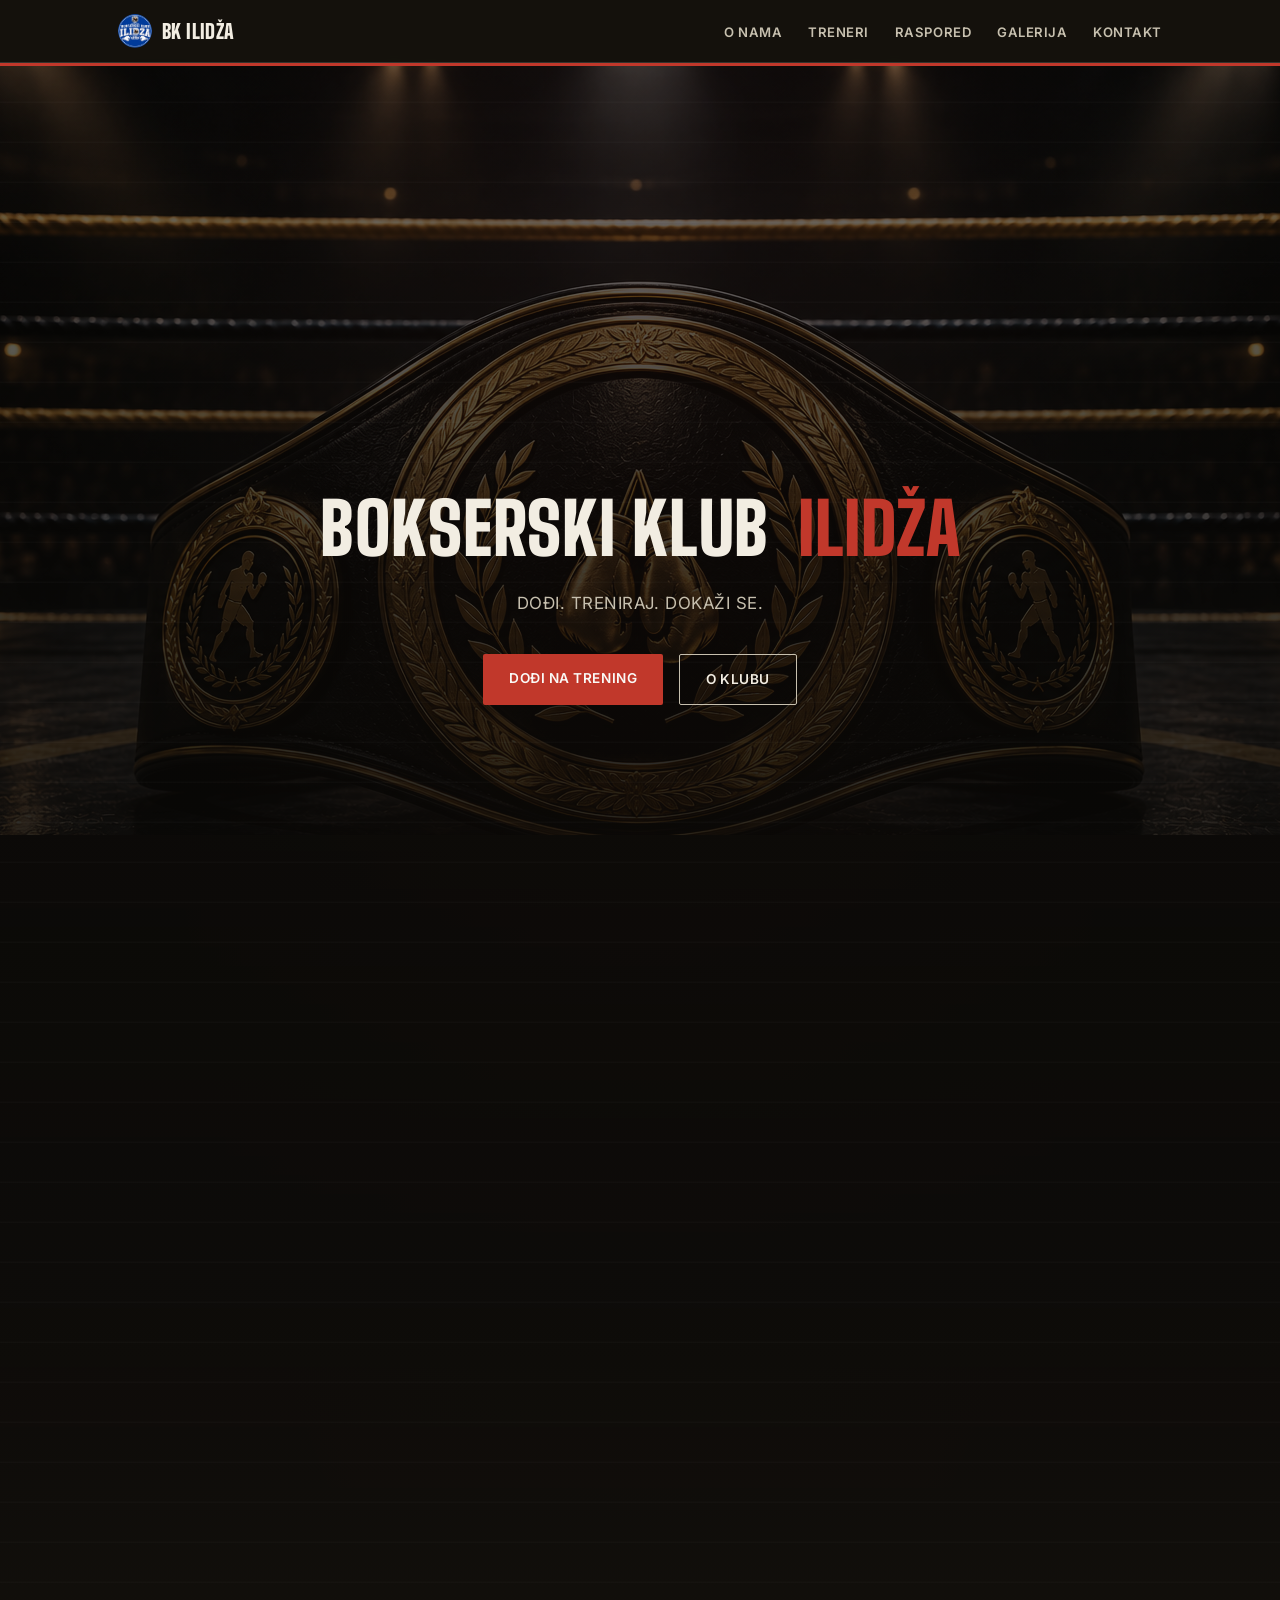
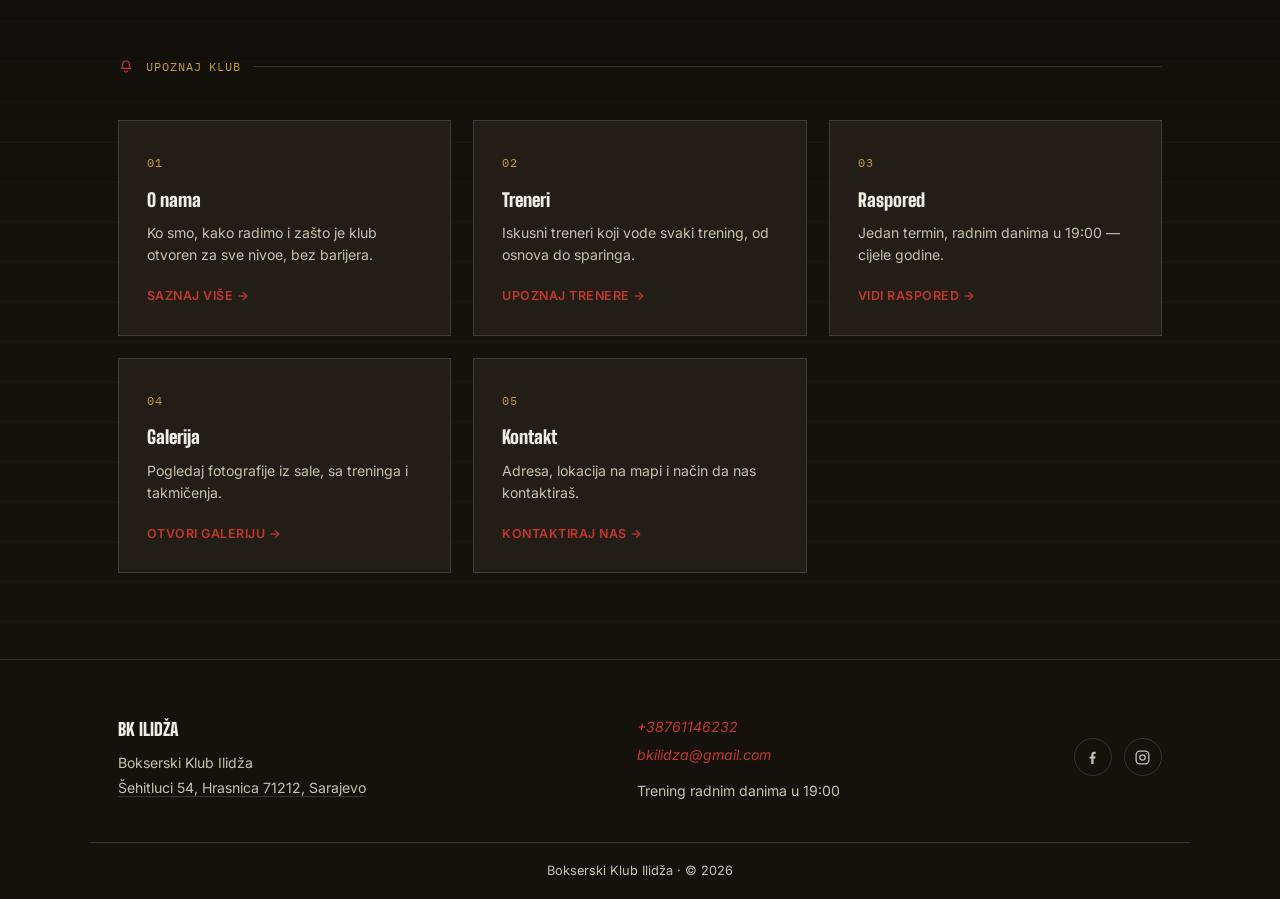
<file: index.html>
<!DOCTYPE html>
<html lang="bs">
<head>
<meta charset="UTF-8">
<meta name="viewport" content="width=device-width, initial-scale=1.0">
<title>Bokserski Klub Ilidža — Sarajevo | Besplatni treninzi boksa</title>
<meta name="description" content="Bokserski Klub Ilidža — besplatni treninzi boksa radnim danima u 19:00 u Hrasnici, Sarajevo. Klub otvorenih vrata za sve nivoe, bez članarine.">
<meta property="og:title" content="Bokserski Klub Ilidža — Sarajevo | Besplatni treninzi boksa">
<meta property="og:description" content="Bokserski Klub Ilidža — besplatni treninzi boksa radnim danima u 19:00 u Hrasnici, Sarajevo. Klub otvorenih vrata za sve nivoe, bez članarine.">
<meta property="og:type" content="website">
<meta name="theme-color" content="#15120d">
<link rel="icon" type="image/png" href="slike/logo.png">
<link rel="apple-touch-icon" href="slike/logo.png">
<link rel="preconnect" href="https://fonts.googleapis.com">
<link href="https://fonts.googleapis.com/css2?family=Big+Shoulders+Display:wght@500;700;900&family=Inter:wght@400;500;600;700&family=IBM+Plex+Mono:wght@500;600&display=swap" rel="stylesheet">
<link rel="stylesheet" href="styles.css">
</head>
<body>
<header>
  <div class="navbar">
    <a href="index.html" class="brand"><span class="dot"><img src="slike/logo.png" alt="BK Ilidža logo"></span>BK Ilidža</a>
    <button class="nav-toggle" id="navToggle" aria-label="Otvori meni">MENI</button>
    <nav>
      <ul id="navList">
        <li><a href="o-nama.html">O nama</a></li>
        <li><a href="treneri.html">Treneri</a></li>
        <li><a href="raspored.html">Raspored</a></li>
        <li><a href="galerija.html">Galerija</a></li>
        <li><a href="kontakt.html">Kontakt</a></li>
      </ul>
    </nav>
  </div>
</header>
<div class="hero-photo-zone">
<section class="hero">
  <div class="hero-inner">
    <div class="wrap">
      <div class="hero-grid">
        <h1 class="split-title">
          <span class="split-half split-left">Bokserski Klub</span>
          <span class="split-half split-right">Ilidža</span>
        </h1>
        <p class="hero-sub">DOĐI. TRENIRAJ. DOKAŽI SE.</p>
        <div class="hero-actions">
          <a href="kontakt.html" class="btn btn-primary">Dođi na trening</a>
          <a href="o-nama.html" class="btn btn-ghost">O klubu</a>
        </div>
      </div>
    </div>
  </div>
</section>

<section id="pregled">
  <div class="wrap">
    <div class="round-label mono"><svg viewBox="0 0 24 24" fill="none" stroke="currentColor" stroke-width="1.8"><path d="M12 3a5 5 0 00-5 5v2.5l-1.5 3.5h13l-1.5-3.5V8a5 5 0 00-5-5z"/><path d="M9.5 17a2.5 2.5 0 005 0"/></svg>Upoznaj klub</div>

    <div class="teaser-grid">
      <a class="teaser-card" href="o-nama.html">
        <span class="teaser-num mono">01</span>
        <h3>O nama</h3>
        <p>Ko smo, kako radimo i zašto je klub otvoren za sve nivoe, bez barijera.</p>
        <span class="teaser-arrow">Saznaj više →</span>
      </a>
      <a class="teaser-card" href="treneri.html">
        <span class="teaser-num mono">02</span>
        <h3>Treneri</h3>
        <p>Iskusni treneri koji vode svaki trening, od osnova do sparinga.</p>
        <span class="teaser-arrow">Upoznaj trenere →</span>
      </a>
      <a class="teaser-card" href="raspored.html">
        <span class="teaser-num mono">03</span>
        <h3>Raspored</h3>
        <p>Jedan termin, radnim danima u 19:00 — cijele godine.</p>
        <span class="teaser-arrow">Vidi raspored →</span>
      </a>
      <a class="teaser-card" href="galerija.html">
        <span class="teaser-num mono">04</span>
        <h3>Galerija</h3>
        <p>Pogledaj fotografije iz sale, sa treninga i takmičenja.</p>
        <span class="teaser-arrow">Otvori galeriju →</span>
      </a>
      <a class="teaser-card" href="kontakt.html">
        <span class="teaser-num mono">05</span>
        <h3>Kontakt</h3>
        <p>Adresa, lokacija na mapi i način da nas kontaktiraš.</p>
        <span class="teaser-arrow">Kontaktiraj nas →</span>
      </a>
    </div>
  </div>
</section>
</div>
<footer>
  <div class="wrap footer-inner">
    <div class="footer-col">
      <div class="footer-brand">BK Ilidža</div>
      <p>Bokserski Klub Ilidža</p>
      <p><a href="https://www.google.com/maps/place//data=!4m2!3m1!1s0x4758b60db01014b9:0xf032501351ce068c?sa=X&amp;ved=1t:8290&amp;ictx=111" target="_blank" rel="noopener">Šehitluci 54, Hrasnica 71212, Sarajevo</a></p>
    </div>
    <div class="footer-col footer-contact">
      <span class="fill">+38761146232</span>
      <span class="fill">bkilidza@gmail.com</span>
      <p style="margin-top:8px;">Trening radnim danima u 19:00</p>
    </div>
    <div class="footer-col">
      <div class="social-row">
        <a href="#" class="fill" title="Facebook — unesite link stranice kluba" aria-label="Facebook">
          <svg viewBox="0 0 24 24" fill="currentColor"><path d="M13.5 21v-7.5H16l.5-3H13.5V8.3c0-.9.3-1.5 1.6-1.5H16.6V4.2C16.3 4.1 15.3 4 14.2 4c-2.3 0-3.9 1.4-3.9 4v2.5H7.8v3h2.5V21h3.2z"/></svg>
        </a>
        <a href="#" class="fill" title="Instagram — unesite link stranice kluba" aria-label="Instagram">
          <svg viewBox="0 0 24 24" fill="none" stroke="currentColor" stroke-width="1.8"><rect x="3" y="3" width="18" height="18" rx="5"/><circle cx="12" cy="12" r="3.8"/><circle cx="17.2" cy="6.8" r="0.9" fill="currentColor" stroke="none"/></svg>
        </a>
      </div>
    </div>
  </div>
  <div class="wrap footer-bottom">Bokserski Klub Ilidža · © <span class="year">2026</span></div>
</footer>
<a href="kontakt.html" class="float-cta" id="floatCta">
  <svg viewBox="0 0 24 24" fill="none" stroke="currentColor" stroke-width="2"><path d="M12 21s-7-6.4-7-11.2A7 7 0 0112 3a7 7 0 017 6.8C19 14.6 12 21 12 21z"/><circle cx="12" cy="9.5" r="2.3"/></svg>
  Dođi na trening
</a>
<script src="common.js"></script>
</body>
</html>
</file>
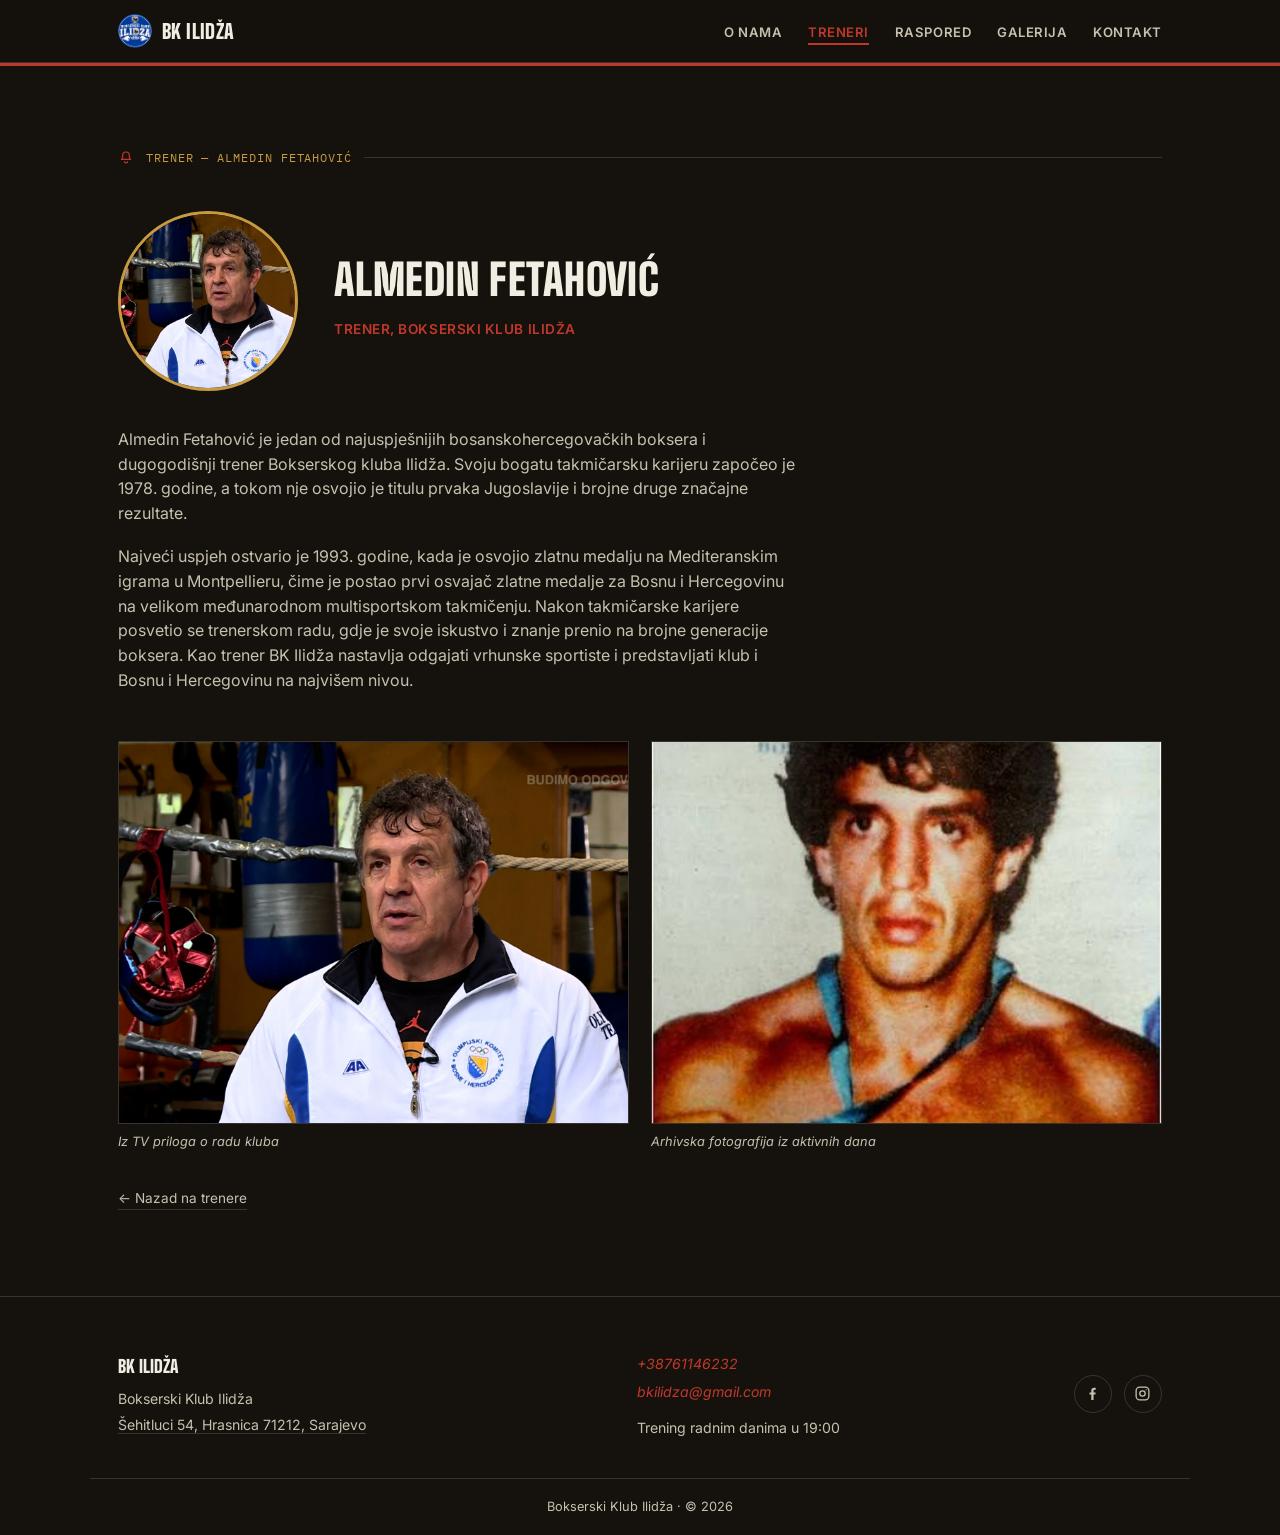
<file: almedin-fetahovic.html>
<!DOCTYPE html>
<html lang="bs">
<head>
<meta charset="UTF-8">
<meta name="viewport" content="width=device-width, initial-scale=1.0">
<title>Almedin Fetahović — Trener — Bokserski Klub Ilidža</title>
<meta name="description" content="Biografija trenera Almedina Fetahovića, Bokserski Klub Ilidža.">
<meta property="og:title" content="Almedin Fetahović — Trener — Bokserski Klub Ilidža">
<meta property="og:description" content="Biografija trenera Almedina Fetahovića, Bokserski Klub Ilidža.">
<meta property="og:type" content="website">
<meta name="theme-color" content="#15120d">
<link rel="icon" type="image/png" href="slike/logo.png">
<link rel="apple-touch-icon" href="slike/logo.png">
<link rel="preconnect" href="https://fonts.googleapis.com">
<link href="https://fonts.googleapis.com/css2?family=Big+Shoulders+Display:wght@500;700;900&family=Inter:wght@400;500;600;700&family=IBM+Plex+Mono:wght@500;600&display=swap" rel="stylesheet">
<link rel="stylesheet" href="styles.css">
</head>
<body>
<header>
  <div class="navbar">
    <a href="index.html" class="brand"><span class="dot"><img src="slike/logo.png" alt="BK Ilidža logo"></span>BK Ilidža</a>
    <button class="nav-toggle" id="navToggle" aria-label="Otvori meni">MENI</button>
    <nav>
      <ul id="navList">
        <li><a href="o-nama.html">O nama</a></li>
        <li><a href="treneri.html" class="active">Treneri</a></li>
        <li><a href="raspored.html">Raspored</a></li>
        <li><a href="galerija.html">Galerija</a></li>
        <li><a href="kontakt.html">Kontakt</a></li>
      </ul>
    </nav>
  </div>
</header>
<section id="almedin">
  <div class="wrap">
    <div class="round-label mono"><svg viewBox="0 0 24 24" fill="none" stroke="currentColor" stroke-width="1.8"><path d="M12 3a5 5 0 00-5 5v2.5l-1.5 3.5h13l-1.5-3.5V8a5 5 0 00-5-5z"/><path d="M9.5 17a2.5 2.5 0 005 0"/></svg>Trener — Almedin Fetahović</div>
    <div class="bio-header">
      <div class="bio-photo"><img src="slike/Mico1.jpg" alt="Almedin Fetahović"></div>
      <div>
        <h2 class="section-title" style="margin-bottom:6px;">Almedin Fetahović</h2>
        <span class="coach-role">Trener, Bokserski Klub Ilidža</span>
      </div>
    </div>
    <div class="bio-body">
      <p>
        Almedin Fetahović je jedan od najuspješnijih bosanskohercegovačkih boksera
         i dugogodišnji trener Bokserskog kluba Ilidža. Svoju bogatu takmičarsku karijeru 
         započeo je 1978. godine, a tokom nje osvojio je titulu prvaka Jugoslavije i brojne 
         druge značajne rezultate.
      </p>
      <p>
        Najveći uspjeh ostvario je 1993. godine, 
        kada je osvojio zlatnu medalju na Mediteranskim 
        igrama u Montpellieru, čime je postao prvi osvajač
         zlatne medalje za Bosnu i Hercegovinu na velikom međunarodnom
          multisportskom takmičenju. Nakon takmičarske karijere posvetio 
          se trenerskom radu, gdje je svoje iskustvo i znanje prenio na 
          brojne generacije boksera. Kao trener BK Ilidža nastavlja odgajati
           vrhunske sportiste i predstavljati klub i Bosnu i Hercegovinu na najvišem nivou.
      </p>
    </div>
    <div class="bio-gallery">
      <figure>
        <img src="slike/Mico1.jpg" alt="Almedin Fetahović u sali, iz TV priloga o radu kluba">
        <figcaption>Iz TV priloga o radu kluba</figcaption>
      </figure>
      <figure>
        <img src="slike/mico2.jpg" alt="Almedin Fetahović — arhivska fotografija iz aktivnih takmičarskih dana">
        <figcaption>Arhivska fotografija iz aktivnih dana</figcaption>
      </figure>
    </div>
    <a href="treneri.html" class="back-link">← Nazad na trenere</a>
  </div>
</section>
<footer>
  <div class="wrap footer-inner">
    <div class="footer-col">
      <div class="footer-brand">BK Ilidža</div>
      <p>Bokserski Klub Ilidža</p>
      <p><a href="https://www.google.com/maps/place//data=!4m2!3m1!1s0x4758b60db01014b9:0xf032501351ce068c?sa=X&amp;ved=1t:8290&amp;ictx=111" target="_blank" rel="noopener">Šehitluci 54, Hrasnica 71212, Sarajevo</a></p>
    </div>
    <div class="footer-col footer-contact">
      <span class="fill">+38761146232</span>
      <span class="fill">bkilidza@gmail.com</span>
      <p style="margin-top:8px;">Trening radnim danima u 19:00</p>
    </div>
    <div class="footer-col">
      <div class="social-row">
        <a href="#" class="fill" title="Facebook — unesite link stranice kluba" aria-label="Facebook">
          <svg viewBox="0 0 24 24" fill="currentColor"><path d="M13.5 21v-7.5H16l.5-3H13.5V8.3c0-.9.3-1.5 1.6-1.5H16.6V4.2C16.3 4.1 15.3 4 14.2 4c-2.3 0-3.9 1.4-3.9 4v2.5H7.8v3h2.5V21h3.2z"/></svg>
        </a>
        <a href="#" class="fill" title="Instagram — unesite link stranice kluba" aria-label="Instagram">
          <svg viewBox="0 0 24 24" fill="none" stroke="currentColor" stroke-width="1.8"><rect x="3" y="3" width="18" height="18" rx="5"/><circle cx="12" cy="12" r="3.8"/><circle cx="17.2" cy="6.8" r="0.9" fill="currentColor" stroke="none"/></svg>
        </a>
      </div>
    </div>
  </div>
  <div class="wrap footer-bottom">Bokserski Klub Ilidža · © <span class="year">2026</span></div>
</footer>
<a href="kontakt.html" class="float-cta" id="floatCta">
  <svg viewBox="0 0 24 24" fill="none" stroke="currentColor" stroke-width="2"><path d="M12 21s-7-6.4-7-11.2A7 7 0 0112 3a7 7 0 017 6.8C19 14.6 12 21 12 21z"/><circle cx="12" cy="9.5" r="2.3"/></svg>
  Dođi na trening
</a>
<script src="common.js"></script>
</body>
</html>
</file>
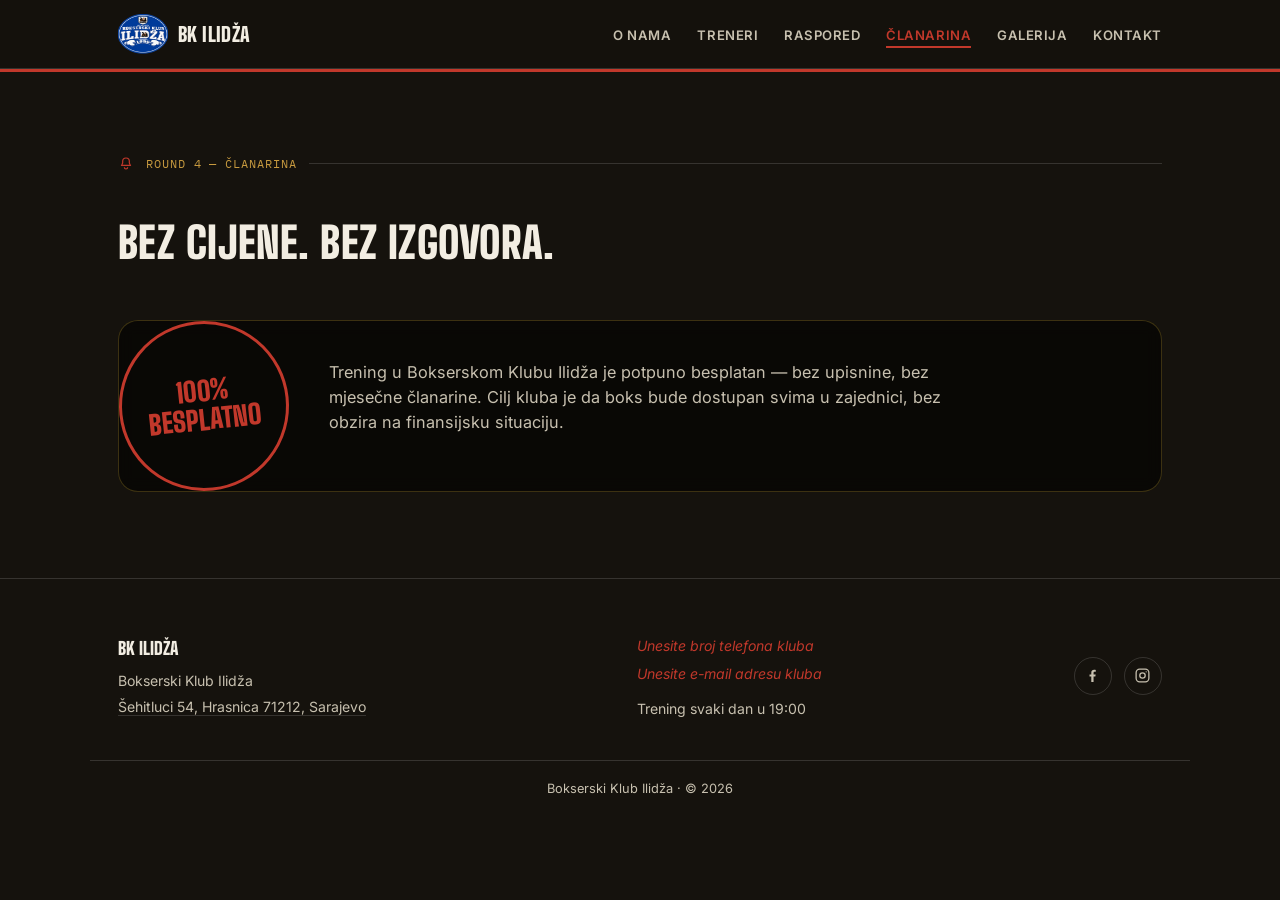
<file: clanarina.html>
<!DOCTYPE html>
<html lang="bs">
<head>
<meta charset="UTF-8">
<meta name="viewport" content="width=device-width, initial-scale=1.0">
<title>Članarina — Bokserski Klub Ilidža</title>
<meta name="description" content="Trening u Bokserskom Klubu Ilidža je potpuno besplatan, bez upisnine i mjesečne članarine.">
<meta property="og:title" content="Članarina — Bokserski Klub Ilidža">
<meta property="og:description" content="Trening u Bokserskom Klubu Ilidža je potpuno besplatan, bez upisnine i mjesečne članarine.">
<meta property="og:type" content="website">
<link rel="icon" href="data:image/svg+xml,%3Csvg xmlns='http://www.w3.org/2000/svg' viewBox='0 0 64 64'%3E%3Ccircle cx='32' cy='32' r='31' fill='%2317140f'/%3E%3Ccircle cx='32' cy='32' r='31' fill='none' stroke='%23a9812e' stroke-width='2'/%3E%3Ctext x='32' y='40' font-family='Arial,sans-serif' font-weight='900' font-size='22' fill='%23a9812e' text-anchor='middle'%3EBK%3C/text%3E%3C/svg%3E">
<link rel="preconnect" href="https://fonts.googleapis.com">
<link href="https://fonts.googleapis.com/css2?family=Big+Shoulders+Display:wght@500;700;900&family=Inter:wght@400;500;600;700&family=IBM+Plex+Mono:wght@500;600&display=swap" rel="stylesheet">
<link rel="stylesheet" href="styles.css">
</head>
<body>
<header>
  <div class="navbar">
    <a href="index.html" class="brand"><image src="logo.png" width="50" height="40"></image>BK Ilidža</a>
    <button class="nav-toggle" id="navToggle" aria-label="Otvori meni">MENI</button>
    <nav>
      <ul id="navList">
        <li><a href="o-nama.html">O nama</a></li>
        <li><a href="treneri.html">Treneri</a></li>
        <li><a href="raspored.html">Raspored</a></li>
        <li><a href="clanarina.html" class="active">Članarina</a></li>
        <li><a href="galerija.html">Galerija</a></li>
        <li><a href="kontakt.html">Kontakt</a></li>
      </ul>
    </nav>
  </div>
</header>
<section id="clanarina">
  <div class="wrap">
    <div class="round-label mono"><svg viewBox="0 0 24 24" fill="none" stroke="currentColor" stroke-width="1.8"><path d="M12 3a5 5 0 00-5 5v2.5l-1.5 3.5h13l-1.5-3.5V8a5 5 0 00-5-5z"/><path d="M9.5 17a2.5 2.5 0 005 0"/></svg>Round 4 — Članarina</div>
    <h2 class="section-title">Bez cijene. Bez izgovora.</h2>
    <div class="free-block">
      <div class="free-badge"><span>100%<br>Besplatno</span></div>
      <p class="lede" style="margin-top:0;">
        Trening u Bokserskom Klubu Ilidža je potpuno besplatan — bez upisnine, bez mjesečne članarine.
        Cilj kluba je da boks bude dostupan svima u zajednici, bez obzira na finansijsku situaciju.
      </p>
    </div>
  </div>
</section>
<footer>
  <div class="wrap footer-inner">
    <div class="footer-col">
      <div class="footer-brand">BK Ilidža</div>
      <p>Bokserski Klub Ilidža</p>
      <p><a href="https://www.google.com/maps/place//data=!4m2!3m1!1s0x4758b60db01014b9:0xf032501351ce068c?sa=X&amp;ved=1t:8290&amp;ictx=111" target="_blank" rel="noopener">Šehitluci 54, Hrasnica 71212, Sarajevo</a></p>
    </div>
    <div class="footer-col footer-contact">
      <span class="fill">Unesite broj telefona kluba</span>
      <span class="fill">Unesite e-mail adresu kluba</span>
      <p style="margin-top:8px;">Trening svaki dan u 19:00</p>
    </div>
    <div class="footer-col">
      <div class="social-row">
        <a href="#" class="fill" title="Facebook — unesite link stranice kluba" aria-label="Facebook">
          <svg viewBox="0 0 24 24" fill="currentColor"><path d="M13.5 21v-7.5H16l.5-3H13.5V8.3c0-.9.3-1.5 1.6-1.5H16.6V4.2C16.3 4.1 15.3 4 14.2 4c-2.3 0-3.9 1.4-3.9 4v2.5H7.8v3h2.5V21h3.2z"/></svg>
        </a>
        <a href="#" class="fill" title="Instagram — unesite link stranice kluba" aria-label="Instagram">
          <svg viewBox="0 0 24 24" fill="none" stroke="currentColor" stroke-width="1.8"><rect x="3" y="3" width="18" height="18" rx="5"/><circle cx="12" cy="12" r="3.8"/><circle cx="17.2" cy="6.8" r="0.9" fill="currentColor" stroke="none"/></svg>
        </a>
      </div>
    </div>
  </div>
  <div class="wrap footer-bottom">Bokserski Klub Ilidža · © <span class="year">2026</span></div>
</footer>
<a href="kontakt.html" class="float-cta" id="floatCta">
  <svg viewBox="0 0 24 24" fill="none" stroke="currentColor" stroke-width="2"><path d="M12 21s-7-6.4-7-11.2A7 7 0 0112 3a7 7 0 017 6.8C19 14.6 12 21 12 21z"/><circle cx="12" cy="9.5" r="2.3"/></svg>
  Dođi na trening
</a>
<script src="common.js"></script>
</body>
</html>
</file>
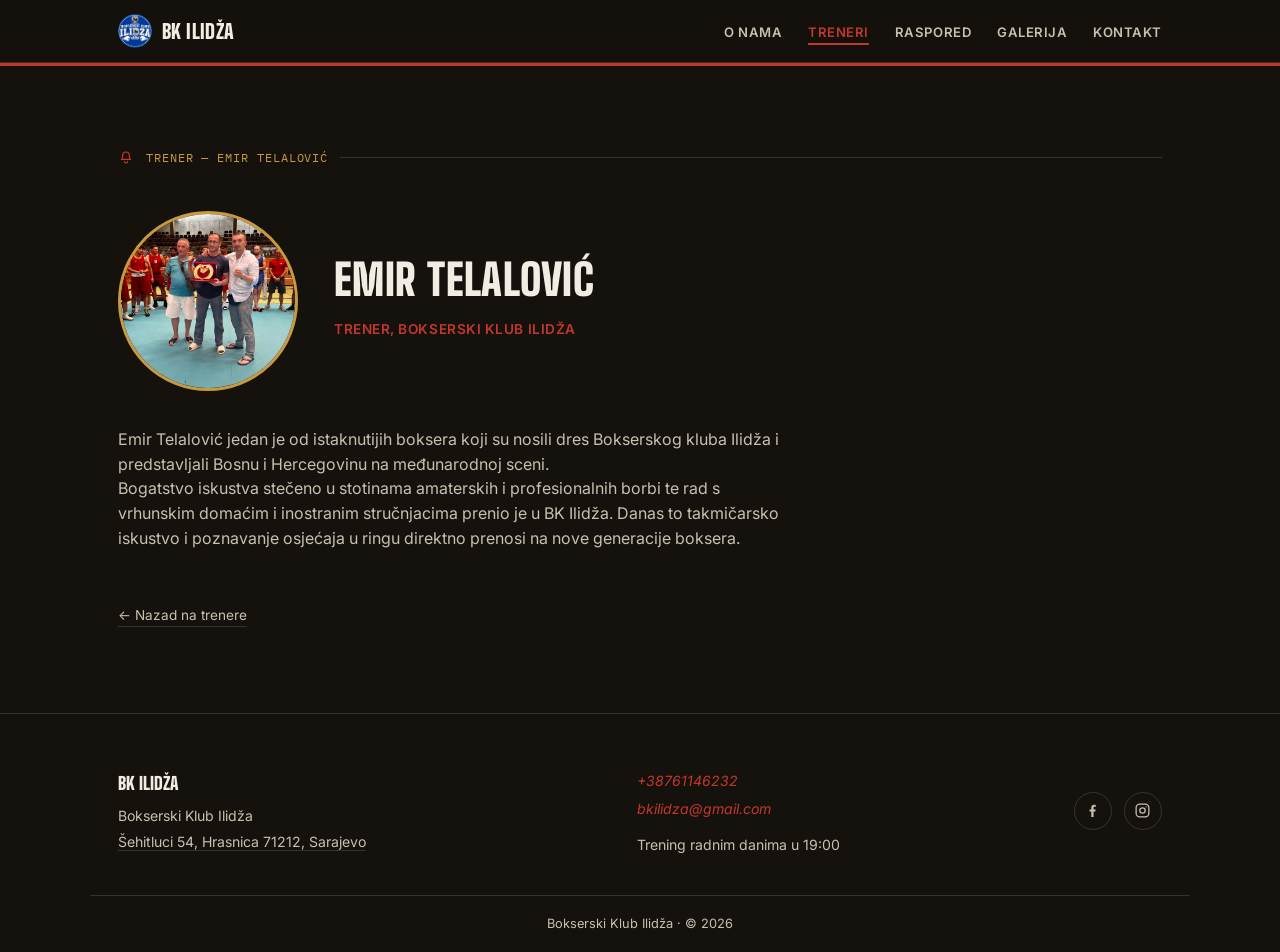
<file: emir-telalovic.html>
<!DOCTYPE html>
<html lang="bs">
<head>
<meta charset="UTF-8">
<meta name="viewport" content="width=device-width, initial-scale=1.0">
<title>Emir Telalović — Trener — Bokserski Klub Ilidža</title>
<meta name="description" content="Biografija trenera Emira Telalovića, Bokserski Klub Ilidža.">
<meta property="og:title" content="Emir Telalović — Trener — Bokserski Klub Ilidža">
<meta property="og:description" content="Biografija trenera Emira Telalovića, Bokserski Klub Ilidža.">
<meta property="og:type" content="website">
<meta name="theme-color" content="#15120d">
<link rel="icon" type="image/png" href="slike/logo.png">
<link rel="apple-touch-icon" href="slike/logo.png">
<link rel="preconnect" href="https://fonts.googleapis.com">
<link href="https://fonts.googleapis.com/css2?family=Big+Shoulders+Display:wght@500;700;900&family=Inter:wght@400;500;600;700&family=IBM+Plex+Mono:wght@500;600&display=swap" rel="stylesheet">
<link rel="stylesheet" href="styles.css">
</head>
<body>
<header>
  <div class="navbar">
    <a href="index.html" class="brand"><span class="dot"><img src="slike/logo.png" alt="BK Ilidža logo"></span>BK Ilidža</a>
    <button class="nav-toggle" id="navToggle" aria-label="Otvori meni">MENI</button>
    <nav>
      <ul id="navList">
        <li><a href="o-nama.html">O nama</a></li>
        <li><a href="treneri.html" class="active">Treneri</a></li>
        <li><a href="raspored.html">Raspored</a></li>
        <li><a href="galerija.html">Galerija</a></li>
        <li><a href="kontakt.html">Kontakt</a></li>
      </ul>
    </nav>
  </div>
</header>
<section id="emir">
  <div class="wrap">
    <div class="round-label mono"><svg viewBox="0 0 24 24" fill="none" stroke="currentColor" stroke-width="1.8"><path d="M12 3a5 5 0 00-5 5v2.5l-1.5 3.5h13l-1.5-3.5V8a5 5 0 00-5-5z"/><path d="M9.5 17a2.5 2.5 0 005 0"/></svg>Trener — Emir Telalović</div>
    <div class="bio-header">
      <div class="bio-photo"><image src="slike/emir.jpg"></image></div>
      <div>
        <h2 class="section-title" style="margin-bottom:6px;">Emir Telalović</h2>
        <span class="coach-role">Trener, Bokserski Klub Ilidža</span>
      </div>
    </div>
    <div class="bio-body">
      <p>
        Emir Telalović jedan je od istaknutijih boksera koji
        su nosili dres Bokserskog kluba Ilidža i predstavljali
         Bosnu i Hercegovinu na međunarodnoj sceni.
         <br>
        Bogatstvo iskustva stečeno u stotinama amaterskih 
        i profesionalnih borbi te rad s vrhunskim domaćim 
        i inostranim stručnjacima prenio je u BK Ilidža. 
        Danas to takmičarsko iskustvo i poznavanje osjećaja 
        u ringu direktno prenosi na nove generacije boksera.
      </p>
    </div>
    <a href="treneri.html" class="back-link">← Nazad na trenere</a>
  </div>
</section>
<footer>
  <div class="wrap footer-inner">
    <div class="footer-col">
      <div class="footer-brand">BK Ilidža</div>
      <p>Bokserski Klub Ilidža</p>
      <p><a href="https://www.google.com/maps/place//data=!4m2!3m1!1s0x4758b60db01014b9:0xf032501351ce068c?sa=X&amp;ved=1t:8290&amp;ictx=111" target="_blank" rel="noopener">Šehitluci 54, Hrasnica 71212, Sarajevo</a></p>
    </div>
    <div class="footer-col footer-contact">
      <span class="fill">+38761146232</span>
      <span class="fill">bkilidza@gmail.com</span>
      <p style="margin-top:8px;">Trening radnim danima u 19:00</p>
    </div>
    <div class="footer-col">
      <div class="social-row">
        <a href="#" class="fill" title="Facebook — unesite link stranice kluba" aria-label="Facebook">
          <svg viewBox="0 0 24 24" fill="currentColor"><path d="M13.5 21v-7.5H16l.5-3H13.5V8.3c0-.9.3-1.5 1.6-1.5H16.6V4.2C16.3 4.1 15.3 4 14.2 4c-2.3 0-3.9 1.4-3.9 4v2.5H7.8v3h2.5V21h3.2z"/></svg>
        </a>
        <a href="#" class="fill" title="Instagram — unesite link stranice kluba" aria-label="Instagram">
          <svg viewBox="0 0 24 24" fill="none" stroke="currentColor" stroke-width="1.8"><rect x="3" y="3" width="18" height="18" rx="5"/><circle cx="12" cy="12" r="3.8"/><circle cx="17.2" cy="6.8" r="0.9" fill="currentColor" stroke="none"/></svg>
        </a>
      </div>
    </div>
  </div>
  <div class="wrap footer-bottom">Bokserski Klub Ilidža · © <span class="year">2026</span></div>
</footer>
<a href="kontakt.html" class="float-cta" id="floatCta">
  <svg viewBox="0 0 24 24" fill="none" stroke="currentColor" stroke-width="2"><path d="M12 21s-7-6.4-7-11.2A7 7 0 0112 3a7 7 0 017 6.8C19 14.6 12 21 12 21z"/><circle cx="12" cy="9.5" r="2.3"/></svg>
  Dođi na trening
</a>
<script src="common.js"></script>
</body>
</html>
</file>
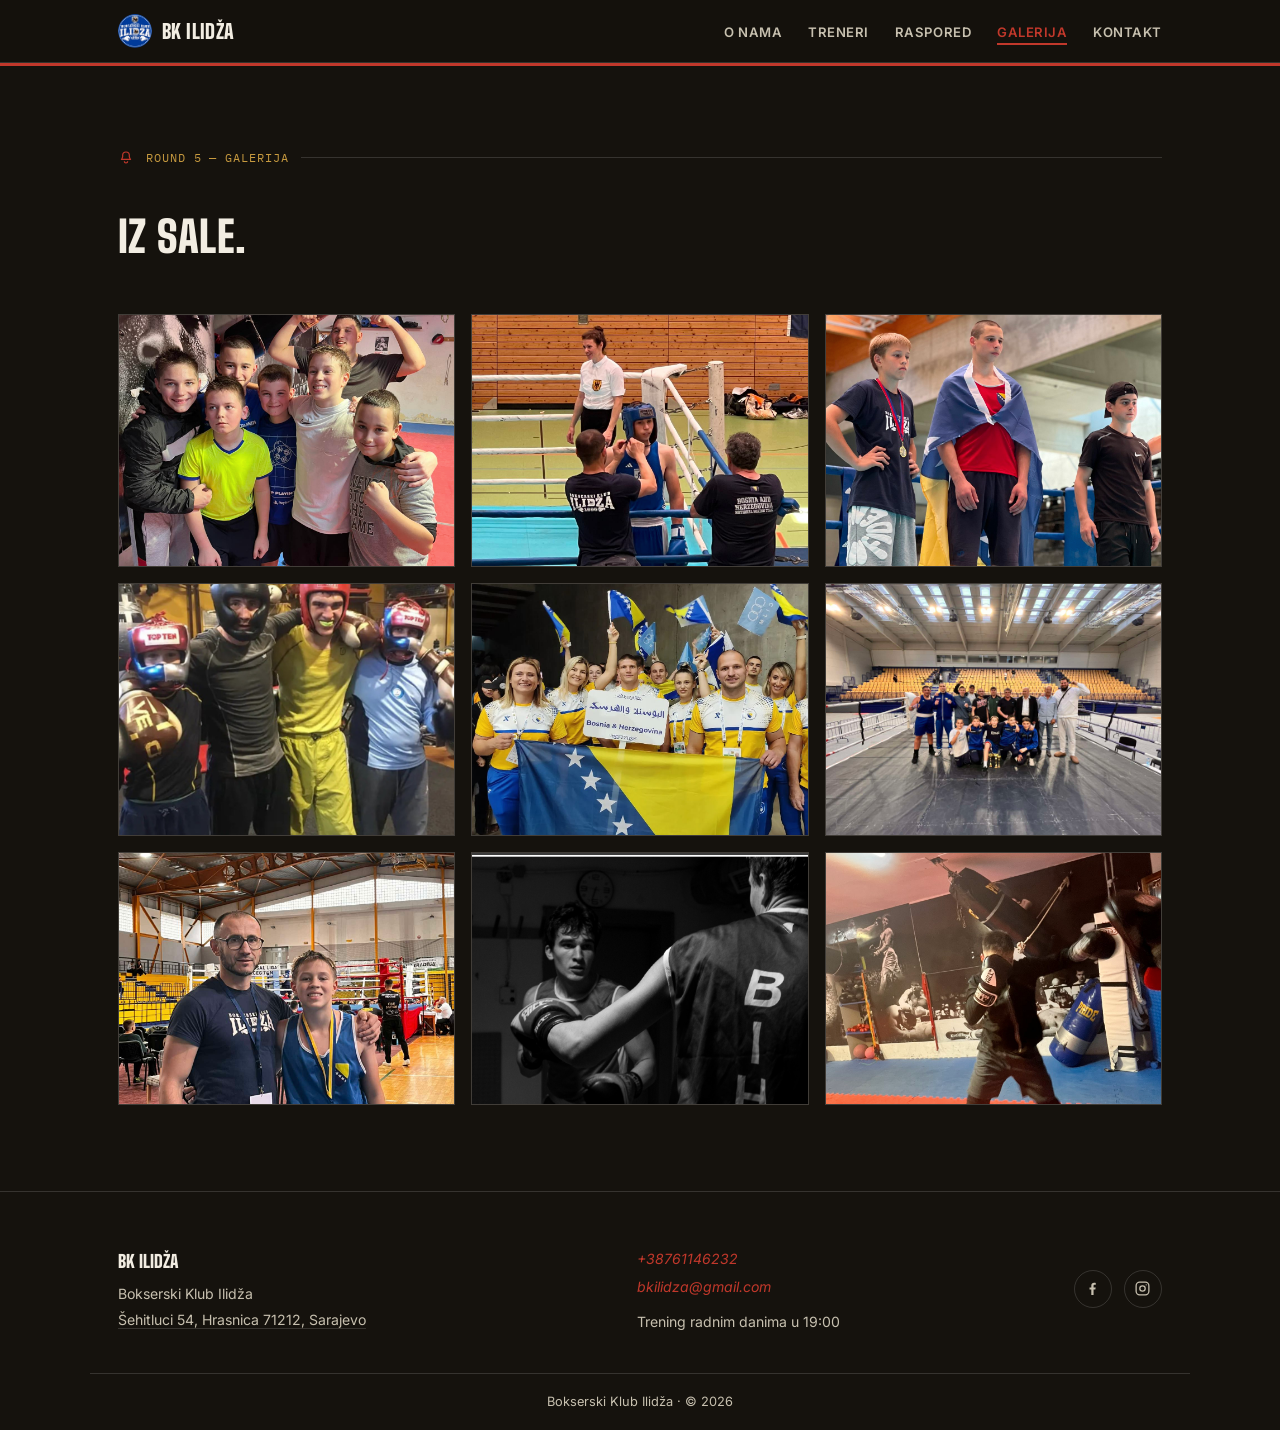
<file: galerija.html>
<!DOCTYPE html>
<html lang="bs">
<head>
<meta charset="UTF-8">
<meta name="viewport" content="width=device-width, initial-scale=1.0">
<title>Galerija — Bokserski Klub Ilidža</title>
<meta name="description" content="Fotografije iz sale, sa treninga i takmičenja Bokserskog Kluba Ilidža.">
<meta property="og:title" content="Galerija — Bokserski Klub Ilidža">
<meta property="og:description" content="Fotografije iz sale, sa treninga i takmičenja Bokserskog Kluba Ilidža.">
<meta property="og:type" content="website">
<meta name="theme-color" content="#15120d">
<link rel="icon" type="image/png" href="slike/logo.png">
<link rel="apple-touch-icon" href="slike/logo.png">
<link rel="preconnect" href="https://fonts.googleapis.com">
<link href="https://fonts.googleapis.com/css2?family=Big+Shoulders+Display:wght@500;700;900&family=Inter:wght@400;500;600;700&family=IBM+Plex+Mono:wght@500;600&display=swap" rel="stylesheet">
<link rel="stylesheet" href="styles.css">
</head>
<body>
<header>
  <div class="navbar">
    <a href="index.html" class="brand"><span class="dot"><img src="slike/logo.png" alt="BK Ilidža logo"></span>BK Ilidža</a>
    <button class="nav-toggle" id="navToggle" aria-label="Otvori meni">MENI</button>
    <nav>
      <ul id="navList">
        <li><a href="o-nama.html">O nama</a></li>
        <li><a href="treneri.html">Treneri</a></li>
        <li><a href="raspored.html">Raspored</a></li>
        <li><a href="galerija.html" class="active">Galerija</a></li>
        <li><a href="kontakt.html">Kontakt</a></li>
      </ul>
    </nav>
  </div>
</header>
<section id="galerija">
  <div class="wrap">
    <div class="round-label mono"><svg viewBox="0 0 24 24" fill="none" stroke="currentColor" stroke-width="1.8"><path d="M12 3a5 5 0 00-5 5v2.5l-1.5 3.5h13l-1.5-3.5V8a5 5 0 00-5-5z"/><path d="M9.5 17a2.5 2.5 0 005 0"/></svg>Round 5 — Galerija</div>
    <h2 class="section-title">Iz sale.</h2>
    <div class="gallery-grid">
      <a class="gallery-item" href="slike/strana5.jpg" ><img src="slike/strana5.jpg" alt="Boks na treningu — sparing" loading="lazy"></a>
      <a class="gallery-item" href="slike/strana.jpg" ><img src="slike/strana.jpg" alt="Meč na takmičenju" loading="lazy"></a>
      <a class="gallery-item" href="slike/takmicenja2.jpg" ><img src="slike/takmicenja2.jpg"Sudija podiže ruku pobjedniku" loading="lazy"></a>
      <a class="gallery-item" href="slike/strana4.jpg" ><img src="slike/strana4.jpg" alt="Reprezentacija Bosne i Hercegovine" loading="lazy"></a>
      <a class="gallery-item" href="slike/takmicenja1.jpg" ><img src="slike/takmicenja1.jpg" alt="Ekipa na turniru" loading="lazy"></a>
      <a class="gallery-item" href="slike/team-photo.jpg" ><img src="slike/team-photo.jpg" alt="Ekipa BK Ilidža u sali" loading="lazy"></a>
          <a class="gallery-item" href="slike/galerija1.jpg" ><img src="slike/galerija1.jpg" alt="Ekipa BK Ilidža u sali" loading="lazy"></a>
<a class="gallery-item" href="slike/josjedna.jpg.png" ><img src="slike/josjedna.jpg.png" alt="Ekipa BK Ilidža u sali" loading="lazy"></a>
<a class="gallery-item" href="slike/takmicenja3.jpg" ><img src="slike/takmicenja3.jpg" alt="Ekipa BK Ilidža u sali" loading="lazy"></a>

    </div>
  </div>
</section>
<footer>
  <div class="wrap footer-inner">
    <div class="footer-col">
      <div class="footer-brand">BK Ilidža</div>
      <p>Bokserski Klub Ilidža</p>
      <p><a href="https://www.google.com/maps/place//data=!4m2!3m1!1s0x4758b60db01014b9:0xf032501351ce068c?sa=X&amp;ved=1t:8290&amp;ictx=111" target="_blank" rel="noopener">Šehitluci 54, Hrasnica 71212, Sarajevo</a></p>
    </div>
    <div class="footer-col footer-contact">
      <span class="fill">+38761146232</span>
      <span class="fill">bkilidza@gmail.com</span>
      <p style="margin-top:8px;">Trening radnim danima u 19:00</p>
    </div>
    <div class="footer-col">
      <div class="social-row">
        <a href="#" class="fill" title="Facebook — unesite link stranice kluba" aria-label="Facebook">
          <svg viewBox="0 0 24 24" fill="currentColor"><path d="M13.5 21v-7.5H16l.5-3H13.5V8.3c0-.9.3-1.5 1.6-1.5H16.6V4.2C16.3 4.1 15.3 4 14.2 4c-2.3 0-3.9 1.4-3.9 4v2.5H7.8v3h2.5V21h3.2z"/></svg>
        </a>
        <a href="#" class="fill" title="Instagram — unesite link stranice kluba" aria-label="Instagram">
          <svg viewBox="0 0 24 24" fill="none" stroke="currentColor" stroke-width="1.8"><rect x="3" y="3" width="18" height="18" rx="5"/><circle cx="12" cy="12" r="3.8"/><circle cx="17.2" cy="6.8" r="0.9" fill="currentColor" stroke="none"/></svg>
        </a>
      </div>
    </div>
  </div>
  <div class="wrap footer-bottom">Bokserski Klub Ilidža · © <span class="year">2026</span></div>
</footer>
<a href="kontakt.html" class="float-cta" id="floatCta">
  <svg viewBox="0 0 24 24" fill="none" stroke="currentColor" stroke-width="2"><path d="M12 21s-7-6.4-7-11.2A7 7 0 0112 3a7 7 0 017 6.8C19 14.6 12 21 12 21z"/><circle cx="12" cy="9.5" r="2.3"/></svg>
  Dođi na trening
</a>
<script src="common.js"></script>
</body>
</html>
</file>
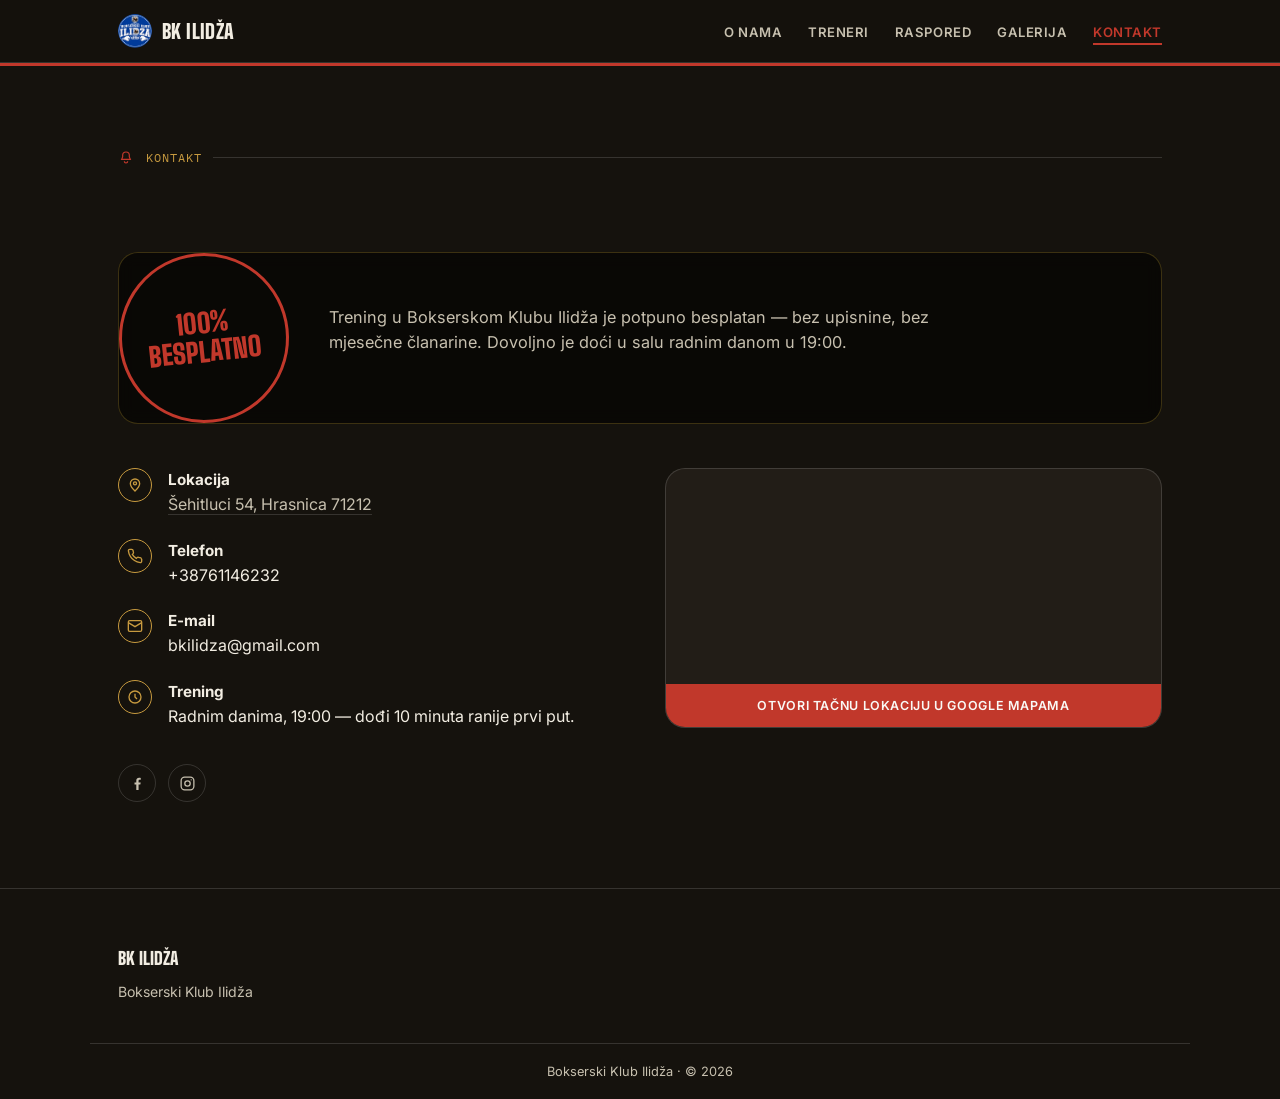
<file: kontakt.html>
<!DOCTYPE html>
<html lang="bs">
<head>
<meta charset="UTF-8">
<meta name="viewport" content="width=device-width, initial-scale=1.0">
<title>Kontakt — Bokserski Klub Ilidža</title>
<meta name="description" content="Adresa, kontakt podaci i lokacija Bokserskog Kluba Ilidža u Hrasnici, Sarajevo. Trening je potpuno besplatan.">
<meta property="og:title" content="Kontakt — Bokserski Klub Ilidža">
<meta property="og:description" content="Adresa, kontakt podaci i lokacija Bokserskog Kluba Ilidža u Hrasnici, Sarajevo. Trening je potpuno besplatan.">
<meta property="og:type" content="website">
<meta name="theme-color" content="#15120d">
<link rel="icon" type="image/png" href="slike/logo.png">
<link rel="apple-touch-icon" href="slike/logo.png">
<link rel="preconnect" href="https://fonts.googleapis.com">
<link href="https://fonts.googleapis.com/css2?family=Big+Shoulders+Display:wght@500;700;900&family=Inter:wght@400;500;600;700&family=IBM+Plex+Mono:wght@500;600&display=swap" rel="stylesheet">
<link rel="stylesheet" href="styles.css">
</head>
<body>
<header>
  <div class="navbar">
    <a href="index.html" class="brand"><span class="dot"><img src="slike/logo.png" alt="BK Ilidža logo"></span>BK Ilidža</a>
    <button class="nav-toggle" id="navToggle" aria-label="Otvori meni">MENI</button>
    <nav>
      <ul id="navList">
        <li><a href="o-nama.html">O nama</a></li>
        <li><a href="treneri.html">Treneri</a></li>
        <li><a href="raspored.html">Raspored</a></li>
        <li><a href="galerija.html">Galerija</a></li>
        <li><a href="kontakt.html" class="active">Kontakt</a></li>
      </ul>
    </nav>
  </div>
</header>
<section id="kontakt">
  <div class="wrap">
    <div class="round-label mono"><svg viewBox="0 0 24 24" fill="none" stroke="currentColor" stroke-width="1.8"><path d="M12 3a5 5 0 00-5 5v2.5l-1.5 3.5h13l-1.5-3.5V8a5 5 0 00-5-5z"/><path d="M9.5 17a2.5 2.5 0 005 0"/></svg>Kontakt</div>
    <h2 class="section-title"></h2>
    <br>
    <br>
    
    <div class="free-block" style="margin-top:0; margin-bottom:44px;">
      <div class="free-badge"><span>100%<br>Besplatno</span></div>
      <p class="lede" style="margin-top:0;">
        Trening u Bokserskom Klubu Ilidža je potpuno besplatan — bez upisnine, bez mjesečne članarine.
        Dovoljno je doći u salu radnim danom u 19:00.
      </p>
    </div>
    <div class="contact-grid">
      <ul class="contact-list">
        <li>
          <span class="ico">
            <svg width="16" height="16" viewBox="0 0 24 24" fill="none" stroke="currentColor" stroke-width="2"><path d="M12 21s-7-6.4-7-11.2A7 7 0 0112 3a7 7 0 017 6.8C19 14.6 12 21 12 21z"/><circle cx="12" cy="9.5" r="2.3"/></svg>
          </span>
          <div><b>Lokacija</b><a href="https://www.google.com/maps/place//data=!4m2!3m1!1s0x4758b60db01014b9:0xf032501351ce068c?sa=X&amp;ved=1t:8290&amp;ictx=111" target="_blank" rel="noopener">Šehitluci 54, Hrasnica 71212</a></div>
        </li>
        <li>
          <span class="ico">
            <svg width="16" height="16" viewBox="0 0 24 24" fill="none" stroke="currentColor" stroke-width="2"><path d="M22 16.9v3a2 2 0 01-2.2 2 19.8 19.8 0 01-8.6-3.1 19.5 19.5 0 01-6-6A19.8 19.8 0 012.1 4.2 2 2 0 014.1 2h3a2 2 0 012 1.7c.1.9.3 1.8.6 2.7a2 2 0 01-.5 2L8 9.6a16 16 0 006 6l1.2-1.2a2 2 0 012-.5c.9.3 1.8.5 2.7.6a2 2 0 011.7 2z"/></svg>
          </span>
          <div><b>Telefon</b>+38761146232</div>
        </li>
        <li>
          <span class="ico">
            <svg width="16" height="16" viewBox="0 0 24 24" fill="none" stroke="currentColor" stroke-width="2"><rect x="2" y="4" width="20" height="16" rx="2"/><path d="M2 7l10 6 10-6"/></svg>
          </span>
          <div><b>E-mail</b>bkilidza@gmail.com</div>
        </li>
        <li>
          <span class="ico">
            <svg width="16" height="16" viewBox="0 0 24 24" fill="none" stroke="currentColor" stroke-width="2"><circle cx="12" cy="12" r="9"/><path d="M12 7v5l3 3"/></svg>
          </span>
          <div><b>Trening</b>Radnim danima, 19:00 — dođi 10 minuta ranije prvi put.</div>
        </li>
      </ul>
      <div class="map-card">
        <iframe class="map-embed" src="https://www.google.com/maps?q=%C5%A0ehitluci%2054%2C%20Hrasnica%2071212&output=embed" loading="lazy" referrerpolicy="no-referrer-when-downgrade" title="Karta lokacije BK Ilidža" allowfullscreen></iframe>
        <a class="map-link" href="https://www.google.com/maps/place//data=!4m2!3m1!1s0x4758b60db01014b9:0xf032501351ce068c?sa=X&amp;ved=1t:8290&amp;ictx=111" target="_blank" rel="noopener">Otvori tačnu lokaciju u Google mapama</a>
      </div>
    </div>

    <div class="social-row" style="margin-top:36px;">
      <a href="#" class="fill" title="Facebook — unesite link stranice kluba" aria-label="Facebook">
        <svg viewBox="0 0 24 24" fill="currentColor"><path d="M13.5 21v-7.5H16l.5-3H13.5V8.3c0-.9.3-1.5 1.6-1.5H16.6V4.2C16.3 4.1 15.3 4 14.2 4c-2.3 0-3.9 1.4-3.9 4v2.5H7.8v3h2.5V21h3.2z"/></svg>
      </a>
      <a href="#" class="fill" title="Instagram — unesite link stranice kluba" aria-label="Instagram">
        <svg viewBox="0 0 24 24" fill="none" stroke="currentColor" stroke-width="1.8"><rect x="3" y="3" width="18" height="18" rx="5"/><circle cx="12" cy="12" r="3.8"/><circle cx="17.2" cy="6.8" r="0.9" fill="currentColor" stroke="none"/></svg>
      </a>
    </div>
  </div>
</section>
<footer>
  <div class="wrap footer-inner" style="grid-template-columns:1fr auto;">
    <div class="footer-col">
      <div class="footer-brand">BK Ilidža</div>
      <p>Bokserski Klub Ilidža</p>
    </div>
  </div>
  <div class="wrap footer-bottom">Bokserski Klub Ilidža · © <span class="year">2026</span></div>
</footer>
<a href="kontakt.html" class="float-cta" id="floatCta">
  <svg viewBox="0 0 24 24" fill="none" stroke="currentColor" stroke-width="2"><path d="M12 21s-7-6.4-7-11.2A7 7 0 0112 3a7 7 0 017 6.8C19 14.6 12 21 12 21z"/><circle cx="12" cy="9.5" r="2.3"/></svg>
  Dođi na trening
</a>
<script src="common.js"></script>
</body>
</html>
</file>
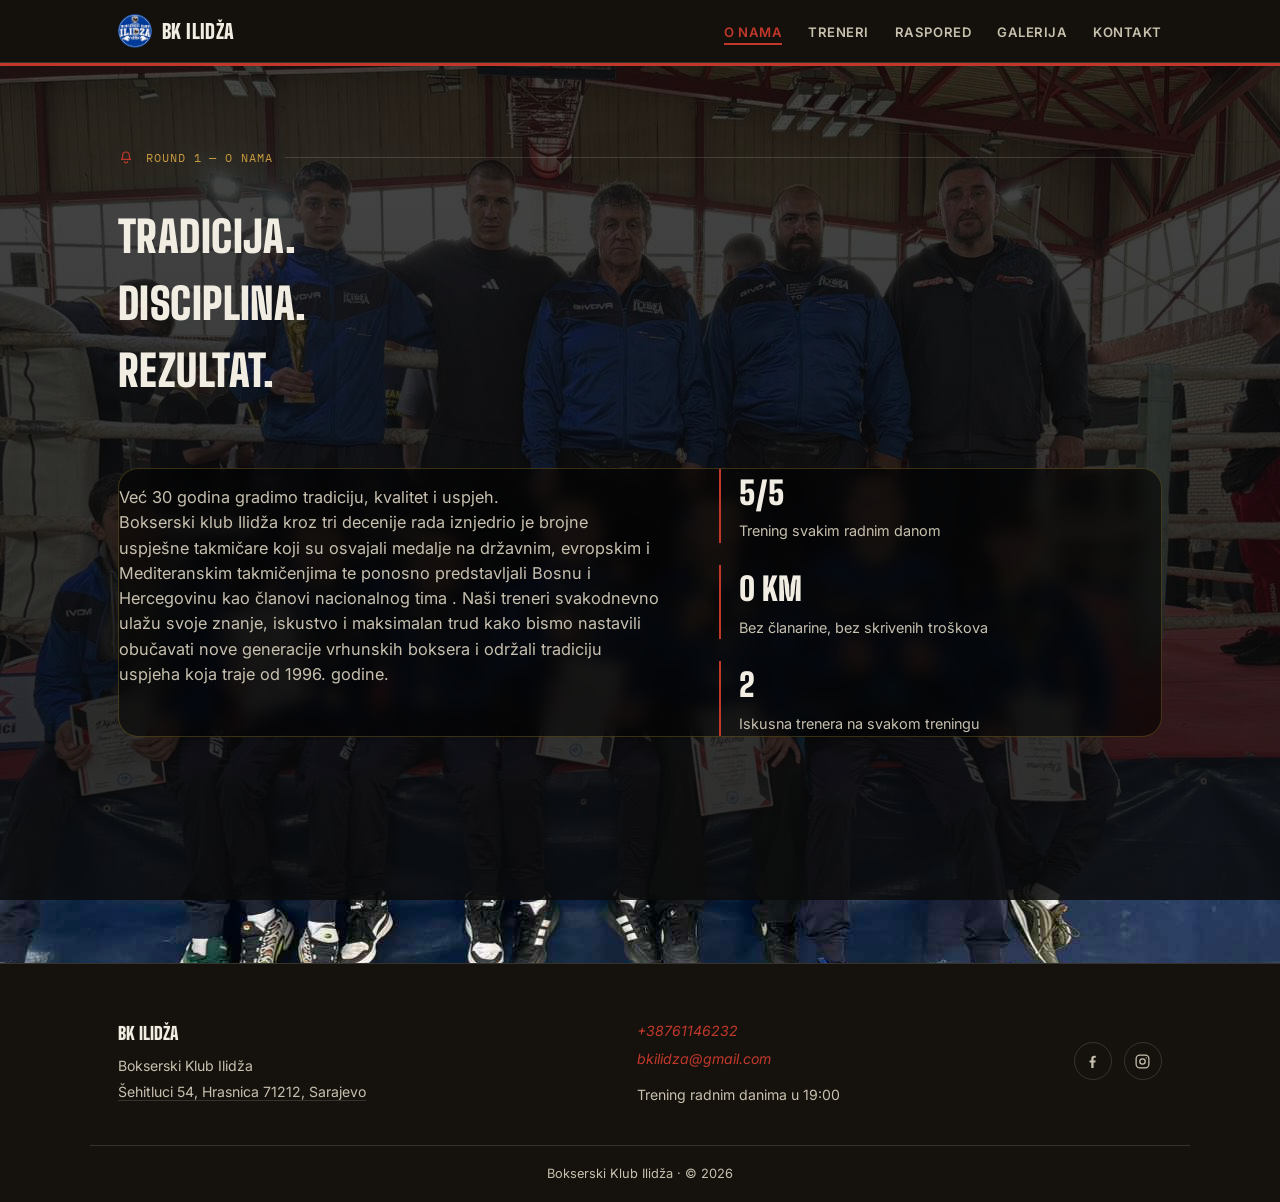
<file: o-nama.html>
<!DOCTYPE html>
<html lang="bs">
<head>
<meta charset="UTF-8">
<meta name="viewport" content="width=device-width, initial-scale=1.0">
<title>O nama — Bokserski Klub Ilidža</title>
<meta name="description" content="Ko smo, kako radimo i zašto je Bokserski Klub Ilidža otvoren za sve nivoe, bez članarine.">
<meta property="og:title" content="O nama — Bokserski Klub Ilidža">
<meta property="og:description" content="Ko smo, kako radimo i zašto je Bokserski Klub Ilidža otvoren za sve nivoe, bez članarine.">
<meta property="og:type" content="website">
<meta name="theme-color" content="#15120d">
<link rel="icon" type="image/png" href="slike/logo.png">
<link rel="apple-touch-icon" href="slike/logo.png">
<link rel="preconnect" href="https://fonts.googleapis.com">
<link href="https://fonts.googleapis.com/css2?family=Big+Shoulders+Display:wght@500;700;900&family=Inter:wght@400;500;600;700&family=IBM+Plex+Mono:wght@500;600&display=swap" rel="stylesheet">
<link rel="stylesheet" href="styles.css">
</head>
<body>
<header>
  <div class="navbar">
    <a href="index.html" class="brand"><span class="dot"><img src="slike/logo.png" alt="BK Ilidža logo"></span>BK Ilidža</a>
    <button class="nav-toggle" id="navToggle" aria-label="Otvori meni">MENI</button>
    <nav>
      <ul id="navList">
        <li><a href="o-nama.html" class="active">O nama</a></li>
        <li><a href="treneri.html">Treneri</a></li>
        <li><a href="raspored.html">Raspored</a></li>
        <li><a href="galerija.html">Galerija</a></li>
        <li><a href="kontakt.html">Kontakt</a></li>
      </ul>
    </nav>
  </div>
</header>
<section id="o-nama">
  <div class="wrap">
    <div class="round-label mono"><svg viewBox="0 0 24 24" fill="none" stroke="currentColor" stroke-width="1.8"><path d="M12 3a5 5 0 00-5 5v2.5l-1.5 3.5h13l-1.5-3.5V8a5 5 0 00-5-5z"/><path d="M9.5 17a2.5 2.5 0 005 0"/></svg>Round 1 — O nama</div>
    <h2 class="section-title">TRADICIJA.<br> DISCIPLINA.<br> REZULTAT.</h2>
    <div class="about-grid">
      <p class="lede">
        Već 30 godina gradimo tradiciju,
         kvalitet i uspjeh.<br> Bokserski klub 
         Ilidža kroz tri decenije 
         rada iznjedrio je brojne uspješne 
         takmičare koji su osvajali medalje
          na državnim, evropskim i Mediteranskim 
          takmičenjima te ponosno predstavljali Bosnu
           i Hercegovinu kao članovi nacionalnog tima
           . Naši treneri svakodnevno ulažu svoje znanje, 
           iskustvo i maksimalan trud kako bismo nastavili
          obučavati nove generacije vrhunskih boksera i 
          održali tradiciju uspjeha koja traje od 1996. godine.
      </p>


      <div class="about-facts">
        <div class="fact"><span class="num">5/5</span><span class="label">Trening svakim radnim danom</span></div>
        <div class="fact"><span class="num">0 KM</span><span class="label">Bez članarine, bez skrivenih troškova</span></div>
        <div class="fact"><span class="num">2</span><span class="label">Iskusna trenera na svakom treningu</span></div>
      </div>
    </div>
  </div>
</section>
<footer>
  <div class="wrap footer-inner">
    <div class="footer-col">
      <div class="footer-brand">BK Ilidža</div>
      <p>Bokserski Klub Ilidža</p>
      <p><a href="https://www.google.com/maps/place//data=!4m2!3m1!1s0x4758b60db01014b9:0xf032501351ce068c?sa=X&amp;ved=1t:8290&amp;ictx=111" target="_blank" rel="noopener">Šehitluci 54, Hrasnica 71212, Sarajevo</a></p>
    </div>
    <div class="footer-col footer-contact">
      <span class="fill">+38761146232</span>
      <span class="fill">bkilidza@gmail.com</span>
      <p style="margin-top:8px;">Trening radnim danima u 19:00</p>
    </div>
    <div class="footer-col">
      <div class="social-row">
        <a href="#" class="fill" title="Facebook — unesite link stranice kluba" aria-label="Facebook">
          <svg viewBox="0 0 24 24" fill="currentColor"><path d="M13.5 21v-7.5H16l.5-3H13.5V8.3c0-.9.3-1.5 1.6-1.5H16.6V4.2C16.3 4.1 15.3 4 14.2 4c-2.3 0-3.9 1.4-3.9 4v2.5H7.8v3h2.5V21h3.2z"/></svg>
        </a>
        <a href="#" class="fill" title="Instagram — unesite link stranice kluba" aria-label="Instagram">
          <svg viewBox="0 0 24 24" fill="none" stroke="currentColor" stroke-width="1.8"><rect x="3" y="3" width="18" height="18" rx="5"/><circle cx="12" cy="12" r="3.8"/><circle cx="17.2" cy="6.8" r="0.9" fill="currentColor" stroke="none"/></svg>
        </a>
      </div>
    </div>
  </div>
  <div class="wrap footer-bottom">Bokserski Klub Ilidža · © <span class="year">2026</span></div>
</footer>
<a href="kontakt.html" class="float-cta" id="floatCta">
  <svg viewBox="0 0 24 24" fill="none" stroke="currentColor" stroke-width="2"><path d="M12 21s-7-6.4-7-11.2A7 7 0 0112 3a7 7 0 017 6.8C19 14.6 12 21 12 21z"/><circle cx="12" cy="9.5" r="2.3"/></svg>
  Dođi na trening
</a>
<script src="common.js"></script>
</body>
</html>
</file>
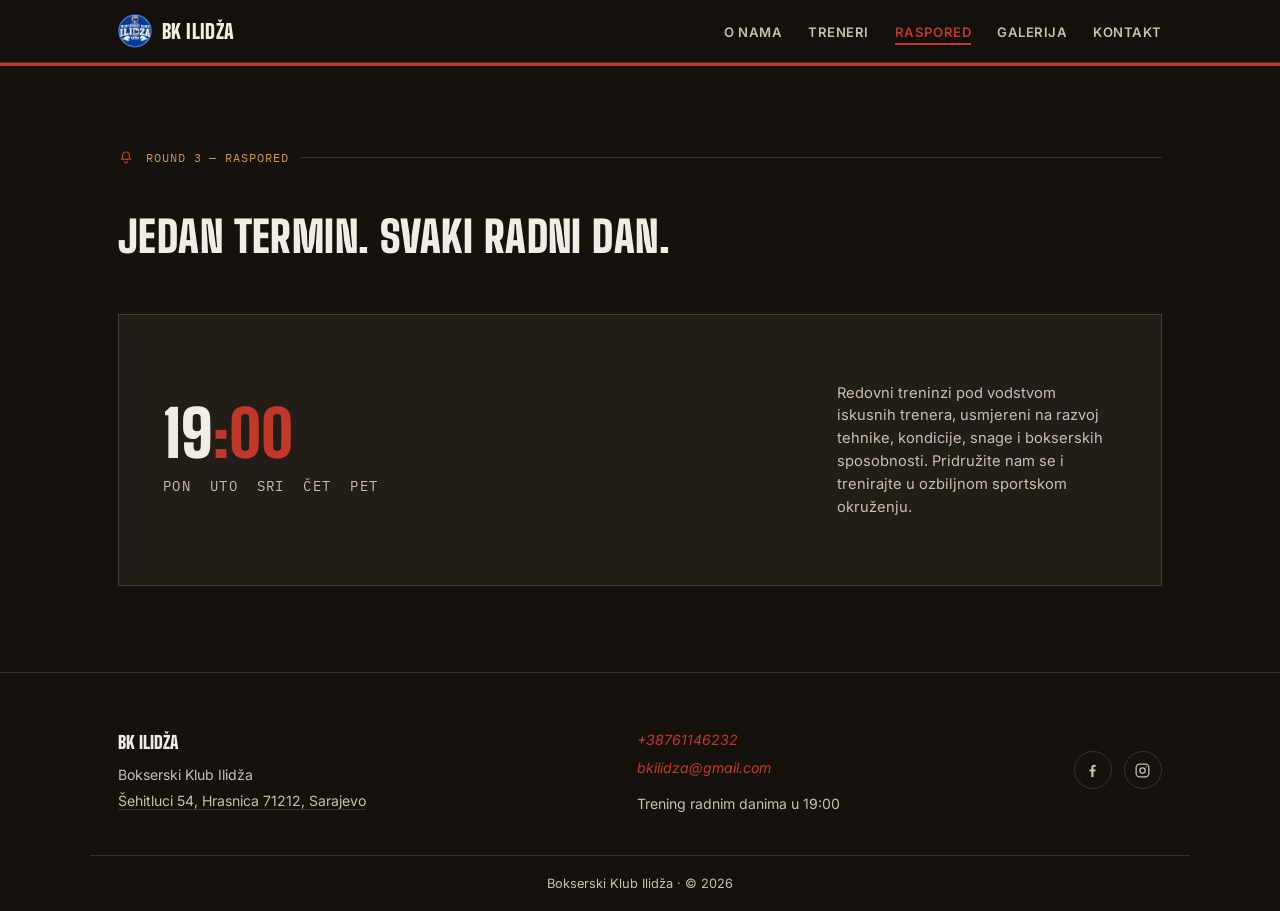
<file: raspored.html>
<!DOCTYPE html>
<html lang="bs">
<head>
<meta charset="UTF-8">
<meta name="viewport" content="width=device-width, initial-scale=1.0">
<title>Raspored treninga — Bokserski Klub Ilidža</title>
<meta name="description" content="Trening svakim radnim danom u 19:00 u Bokserskom Klubu Ilidža.">
<meta property="og:title" content="Raspored treninga — Bokserski Klub Ilidža">
<meta property="og:description" content="Trening svakim radnim danom u 19:00 u Bokserskom Klubu Ilidža.">
<meta property="og:type" content="website">
<meta name="theme-color" content="#15120d">
<link rel="icon" type="image/png" href="slike/logo.png">
<link rel="apple-touch-icon" href="slike/logo.png">
<link rel="preconnect" href="https://fonts.googleapis.com">
<link href="https://fonts.googleapis.com/css2?family=Big+Shoulders+Display:wght@500;700;900&family=Inter:wght@400;500;600;700&family=IBM+Plex+Mono:wght@500;600&display=swap" rel="stylesheet">
<link rel="stylesheet" href="styles.css">
</head>
<body>
<header>
  <div class="navbar">
    <a href="index.html" class="brand"><span class="dot"><img src="slike/logo.png" alt="BK Ilidža logo"></span>BK Ilidža</a>
    <button class="nav-toggle" id="navToggle" aria-label="Otvori meni">MENI</button>
    <nav>
      <ul id="navList">
        <li><a href="o-nama.html">O nama</a></li>
        <li><a href="treneri.html">Treneri</a></li>
        <li><a href="raspored.html" class="active">Raspored</a></li>
        <li><a href="galerija.html">Galerija</a></li>
        <li><a href="kontakt.html">Kontakt</a></li>
      </ul>
    </nav>
  </div>
</header>
<section id="raspored">
  <div class="wrap">
    <div class="round-label mono"><svg viewBox="0 0 24 24" fill="none" stroke="currentColor" stroke-width="1.8"><path d="M12 3a5 5 0 00-5 5v2.5l-1.5 3.5h13l-1.5-3.5V8a5 5 0 00-5-5z"/><path d="M9.5 17a2.5 2.5 0 005 0"/></svg>Round 3 — Raspored</div>
    <h2 class="section-title">Jedan termin. Svaki radni dan.</h2>
    <div class="schedule-card">
      <div>
        <div class="schedule-time">19<span class="accent">:00</span></div>
        <div class="schedule-days">Pon &nbsp;Uto &nbsp;Sri &nbsp;Čet &nbsp;Pet</div>
      </div>
      <p class="schedule-note">Redovni treninzi pod vodstvom iskusnih trenera,
         usmjereni na razvoj tehnike, kondicije, snage i bokserskih sposobnosti.
          Pridružite nam se i trenirajte u ozbiljnom sportskom okruženju.</p>
    </div>
  </div>
</section>
<footer>
  <div class="wrap footer-inner">
    <div class="footer-col">
      <div class="footer-brand">BK Ilidža</div>
      <p>Bokserski Klub Ilidža</p>
      <p><a href="https://www.google.com/maps/place//data=!4m2!3m1!1s0x4758b60db01014b9:0xf032501351ce068c?sa=X&amp;ved=1t:8290&amp;ictx=111" target="_blank" rel="noopener">Šehitluci 54, Hrasnica 71212, Sarajevo</a></p>
    </div>
    <div class="footer-col footer-contact">
      <span class="fill">+38761146232</span>
      <span class="fill">bkilidza@gmail.com</span>
      <p style="margin-top:8px;">Trening radnim danima u 19:00</p>
    </div>
    <div class="footer-col">
      <div class="social-row">
        <a href="#" class="fill" title="Facebook — unesite link stranice kluba" aria-label="Facebook">
          <svg viewBox="0 0 24 24" fill="currentColor"><path d="M13.5 21v-7.5H16l.5-3H13.5V8.3c0-.9.3-1.5 1.6-1.5H16.6V4.2C16.3 4.1 15.3 4 14.2 4c-2.3 0-3.9 1.4-3.9 4v2.5H7.8v3h2.5V21h3.2z"/></svg>
        </a>
        <a href="#" class="fill" title="Instagram — unesite link stranice kluba" aria-label="Instagram">
          <svg viewBox="0 0 24 24" fill="none" stroke="currentColor" stroke-width="1.8"><rect x="3" y="3" width="18" height="18" rx="5"/><circle cx="12" cy="12" r="3.8"/><circle cx="17.2" cy="6.8" r="0.9" fill="currentColor" stroke="none"/></svg>
        </a>
      </div>
    </div>
  </div>
  <div class="wrap footer-bottom">Bokserski Klub Ilidža · © <span class="year">2026</span></div>
</footer>
<a href="kontakt.html" class="float-cta" id="floatCta">
  <svg viewBox="0 0 24 24" fill="none" stroke="currentColor" stroke-width="2"><path d="M12 21s-7-6.4-7-11.2A7 7 0 0112 3a7 7 0 017 6.8C19 14.6 12 21 12 21z"/><circle cx="12" cy="9.5" r="2.3"/></svg>
  Dođi na trening
</a>
<script src="common.js"></script>
</body>
</html>
</file>
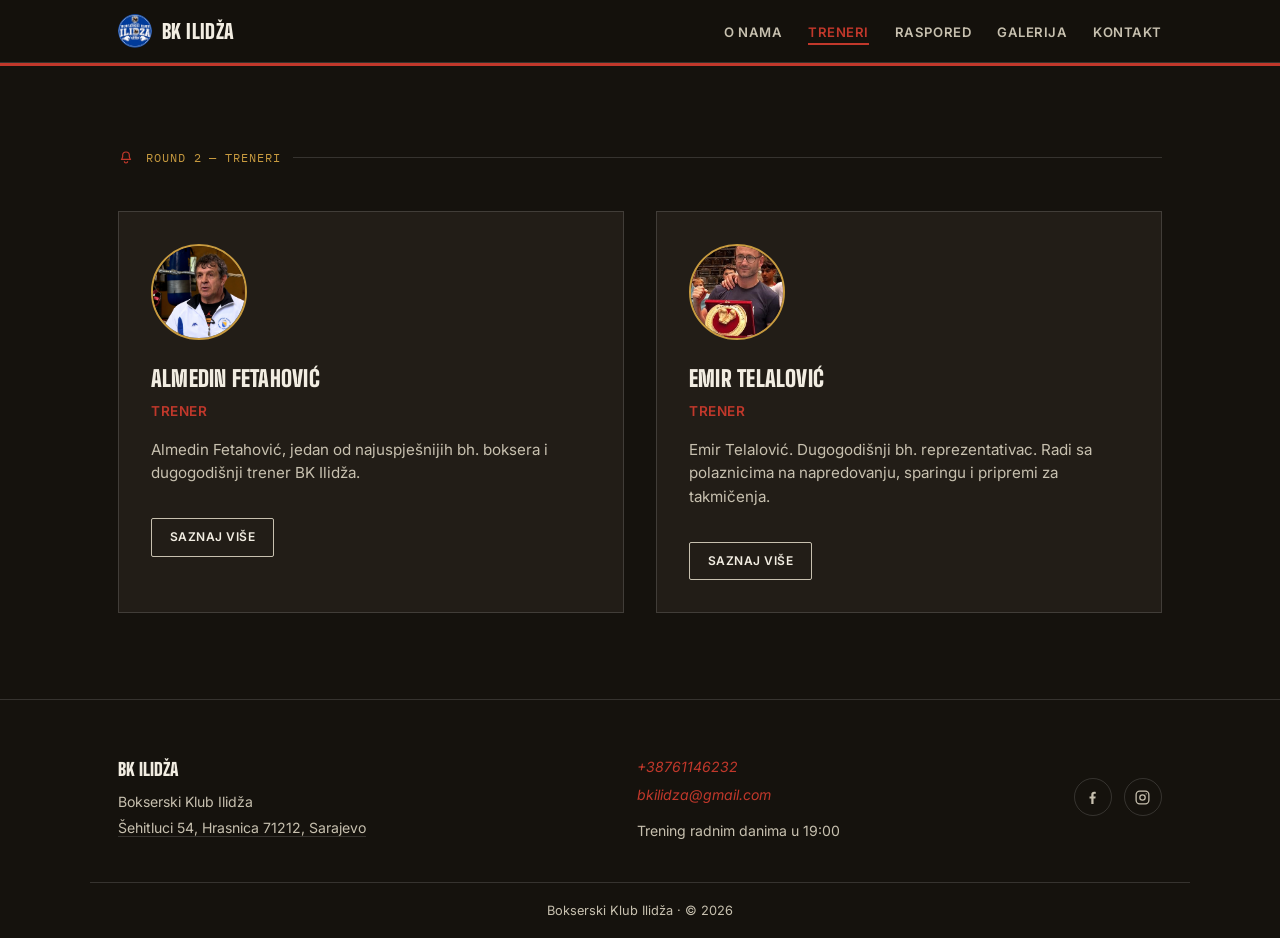
<file: treneri.html>
<!DOCTYPE html>
<html lang="bs">
<head>
<meta charset="UTF-8">
<meta name="viewport" content="width=device-width, initial-scale=1.0">
<title>Treneri — Bokserski Klub Ilidža</title>
<meta name="description" content="Upoznaj trenere Bokserskog Kluba Ilidža koji vode svakodnevni trening.">
<meta property="og:title" content="Treneri — Bokserski Klub Ilidža">
<meta property="og:description" content="Upoznaj trenere Bokserskog Kluba Ilidža koji vode svakodnevni trening.">
<meta property="og:type" content="website">
<meta name="theme-color" content="#15120d">
<link rel="icon" type="image/png" href="slike/logo.png">
<link rel="apple-touch-icon" href="slike/logo.png">
<link rel="preconnect" href="https://fonts.googleapis.com">
<link href="https://fonts.googleapis.com/css2?family=Big+Shoulders+Display:wght@500;700;900&family=Inter:wght@400;500;600;700&family=IBM+Plex+Mono:wght@500;600&display=swap" rel="stylesheet">
<link rel="stylesheet" href="styles.css">
</head>
<body>
<header>
  <div class="navbar">
    <a href="index.html" class="brand"><span class="dot"><img src="slike/logo.png" alt="BK Ilidža logo"></span>BK Ilidža</a>
    <button class="nav-toggle" id="navToggle" aria-label="Otvori meni">MENI</button>
    <nav>
      <ul id="navList">
        <li><a href="o-nama.html">O nama</a></li>
        <li><a href="treneri.html" class="active">Treneri</a></li>
        <li><a href="raspored.html">Raspored</a></li>
        <li><a href="galerija.html">Galerija</a></li>
        <li><a href="kontakt.html">Kontakt</a></li>
      </ul>
    </nav>
  </div>
</header>
<section id="treneri">
  <div class="wrap">
    <div class="round-label mono"><svg viewBox="0 0 24 24" fill="none" stroke="currentColor" stroke-width="1.8"><path d="M12 3a5 5 0 00-5 5v2.5l-1.5 3.5h13l-1.5-3.5V8a5 5 0 00-5-5z"/><path d="M9.5 17a2.5 2.5 0 005 0"/></svg>Round 2 — Treneri</div>
    
    <div class="coach-grid">
      <div class="coach-card">
        <div class="coach-photo"><img src="slike/Mico1.jpg" alt="Almedin Fetahović"></div>
        <h3>Almedin Fetahović</h3>
        <span class="coach-role">Trener</span>
        <p>Almedin Fetahović, jedan od najuspješnijih bh. boksera i dugogodišnji trener BK Ilidža.</p>
        <a href="almedin-fetahovic.html" class="btn btn-ghost btn-small">Saznaj više</a>
      </div>
      <div class="coach-card">
        <div class="coach-photo"><image src="slike/emir1.jpg"></image></div>
        <h3>Emir Telalović</h3>
        <span class="coach-role">Trener</span>
        <p>Emir Telalović. Dugogodišnji bh. reprezentativac.  Radi sa polaznicima na napredovanju, sparingu i pripremi za takmičenja.</p>
        <a href="emir-telalovic.html" class="btn btn-ghost btn-small">Saznaj više</a>
      </div>
    </div>
  </div>
</section>
<footer>
  <div class="wrap footer-inner">
    <div class="footer-col">
      <div class="footer-brand">BK Ilidža</div>
      <p>Bokserski Klub Ilidža</p>
      <p><a href="https://www.google.com/maps/place//data=!4m2!3m1!1s0x4758b60db01014b9:0xf032501351ce068c?sa=X&amp;ved=1t:8290&amp;ictx=111" target="_blank" rel="noopener">Šehitluci 54, Hrasnica 71212, Sarajevo</a></p>
    </div>
    <div class="footer-col footer-contact">
      <span class="fill">+38761146232</span>
      <span class="fill">bkilidza@gmail.com</span>
      <p style="margin-top:8px;">Trening radnim danima u 19:00</p>
    </div>
    <div class="footer-col">
      <div class="social-row">
        <a href="#" class="fill" title="Facebook — unesite link stranice kluba" aria-label="Facebook">
          <svg viewBox="0 0 24 24" fill="currentColor"><path d="M13.5 21v-7.5H16l.5-3H13.5V8.3c0-.9.3-1.5 1.6-1.5H16.6V4.2C16.3 4.1 15.3 4 14.2 4c-2.3 0-3.9 1.4-3.9 4v2.5H7.8v3h2.5V21h3.2z"/></svg>
        </a>
        <a href="#" class="fill" title="Instagram — unesite link stranice kluba" aria-label="Instagram">
          <svg viewBox="0 0 24 24" fill="none" stroke="currentColor" stroke-width="1.8"><rect x="3" y="3" width="18" height="18" rx="5"/><circle cx="12" cy="12" r="3.8"/><circle cx="17.2" cy="6.8" r="0.9" fill="currentColor" stroke="none"/></svg>
        </a>
      </div>
    </div>
  </div>
  <div class="wrap footer-bottom">Bokserski Klub Ilidža · © <span class="year">2026</span></div>
</footer>
<a href="kontakt.html" class="float-cta" id="floatCta">
  <svg viewBox="0 0 24 24" fill="none" stroke="currentColor" stroke-width="2"><path d="M12 21s-7-6.4-7-11.2A7 7 0 0112 3a7 7 0 017 6.8C19 14.6 12 21 12 21z"/><circle cx="12" cy="9.5" r="2.3"/></svg>
  Dođi na trening
</a>
<script src="common.js"></script>
</body>
</html>
</file>
<file: styles.css>
:root{
  --canvas:#15120d;
  --canvas-2:#221d17;
  --ink:#f2ede2;
  --ink-soft:#c7c0af;
  --red:#c1382b;
  --red-deep:#8f261c;
  --gold:#c79a3f;
  --line:rgba(255,255,255,0.14);
  --white:#faf9f6;
  --radius:2px;
}

*{box-sizing:border-box;}
html{scroll-behavior:smooth;}
@media (prefers-reduced-motion: reduce){
  html{scroll-behavior:auto;}
  *{animation-duration:0.001ms !important; transition-duration:0.001ms !important;}
  .hero{min-height:auto !important;}
  .hero-inner{position:relative !important; min-height:auto !important; padding:130px 0 60px;}
  .split-left, .split-right{transform:none !important; opacity:1 !important;}
  .hero-sub, .hero-actions{transform:none !important; opacity:1 !important;}
}

body{
  margin:0;
  background:var(--canvas);
  color:var(--ink);
  font-family:'Inter',sans-serif;
  line-height:1.55;
  -webkit-font-smoothing:antialiased;
}

h1,h2,h3{
  font-family:'Big Shoulders Display',sans-serif;
  font-weight:900;
  text-transform:uppercase;
  letter-spacing:0.01em;
  margin:0;
  color:var(--ink);
}

.mono{
  font-family:'IBM Plex Mono',monospace;
  letter-spacing:0.08em;
  text-transform:uppercase;
  font-size:0.72rem;
}

a{color:inherit;}

.wrap{
  max-width:1100px;
  margin:0 auto;
  padding:0 28px;
}

/* ---------- NAV ---------- */
header{
  position:sticky;
  top:0;
  z-index:50;
  background:rgba(21,18,13,0.9);
  backdrop-filter:blur(8px);
  border-bottom:1px solid var(--line);
  box-shadow:0 3px 0 0 var(--red);
}
.navbar{
  display:flex;
  align-items:center;
  justify-content:space-between;
  padding:14px 28px;
  max-width:1100px;
  margin:0 auto;
}
.brand{
  font-family:'Big Shoulders Display',sans-serif;
  font-weight:900;
  font-size:1.25rem;
  text-transform:uppercase;
  letter-spacing:0.02em;
  display:flex;
  align-items:center;
  gap:10px;
  text-decoration:none;
  color:var(--ink);
  transition:color .2s ease;
}
.brand:hover, .brand:focus-visible{color:var(--red);}
.brand .dot{
  width:34px;height:34px;
  display:inline-flex;
  align-items:center;
  justify-content:center;
  flex-shrink:0;
}
.brand .dot img{width:100%;height:100%;object-fit:cover;border-radius:50%;}
nav ul{
  list-style:none;
  display:flex;
  gap:26px;
  margin:0;padding:0;
}
nav a{
  text-decoration:none;
  font-size:0.82rem;
  font-weight:600;
  text-transform:uppercase;
  letter-spacing:0.04em;
  color:var(--ink-soft);
  border-bottom:2px solid transparent;
  padding-bottom:3px;
  transition:border-color .2s ease, color .2s ease;
}
nav a:hover, nav a:focus-visible, nav a.active{
  color:var(--red);
  border-color:var(--red);
}
.nav-toggle{display:none;}

@media (max-width:860px){
  nav ul{
    position:fixed;
    top:62px; left:0; right:0;
    background:var(--canvas);
    flex-direction:column;
    gap:0;
    border-bottom:1px solid var(--line);
    max-height:0;
    overflow:hidden;
    transition:max-height .3s ease;
  }
  nav ul.open{max-height:400px;}
  nav a{
    display:block;
    padding:14px 28px;
    border-bottom:1px solid var(--line);
  }
  .nav-toggle{
    display:block;
    background:none;border:1px solid var(--ink-soft);
    color:var(--ink);
    padding:8px 12px;
    font-family:'IBM Plex Mono',monospace;
    cursor:pointer;
  }
}

/* ---------- HERO PHOTO ZONE (hero + upoznaj klub share one continuous photo/fade) ---------- */
.hero-photo-zone{
  position:relative;
  background:
       
        url("slike/pozadina0.png");
    background-size: width="200 ";
    background-position: center top;
    background-attachment: fixed;
    background-repeat: no-repeat;
}
.hero-photo-zone::before{
  content:"";
  position:absolute;
  inset:0;
  background:
    linear-gradient(180deg, rgba(9,8,6,0.55) 0%, rgba(9,8,6,0.85) 32%, rgba(13,11,9,0.97) 58%, var(--canvas) 80%),
    radial-gradient(ellipse at 50% 15%, rgba(193,56,43,0.10), transparent 55%);
  pointer-events:none;
}
.hero-photo-zone::after{
  content:"";
  position:absolute;
  inset:0;
  background:
    repeating-linear-gradient(
      transparent, transparent 38px,
      rgba(255,255,255,0.02) 39px, rgba(255,255,255,0.02) 40px
    );
  pointer-events:none;
}
.hero-photo-zone > section{position:relative; z-index:1; border-bottom:none;}

/* ---------- HERO (sticky title that "opens" into Upoznaj klub as you scroll) ---------- */
.hero{
  --p:0;
  position:relative;
  min-height:175vh;
}
.hero-inner{
  position:sticky;
  top:0;
  min-height:100vh;
  display:flex;
  align-items:center;
  justify-content:center;
  overflow:hidden;
  z-index:1;
}
.hero-grid{
  max-width:760px;
  margin:0 auto;
  text-align:center;
  width:100%;
}
.split-title{
  display:flex;
  flex-wrap:wrap;
  justify-content:center;
  gap:0 0.4em;
  perspective:1400px;
  font-family:'Big Shoulders Display',sans-serif;
  font-weight:900;
  text-transform:uppercase;
  letter-spacing:0.01em;
  font-size:clamp(2.2rem, 5.6vw, 4.6rem);
  line-height:0.98;
  color:var(--ink);
  margin:0;
}
.split-half{
  display:inline-block;
  will-change:transform, opacity;
  transform-style:preserve-3d;
}
.split-left{
  transform:
    translateX(calc(var(--p) * -60vw))
    translateZ(calc(var(--p) * -260px))
    rotateY(calc(var(--p) * -38deg));
  opacity:max(0, calc(1 - var(--p) * 1.15));
}
.split-right{
  color:var(--red);
  transform:
    translateX(calc(var(--p) * 60vw))
    translateZ(calc(var(--p) * -260px))
    rotateY(calc(var(--p) * 38deg));
  opacity:max(0, calc(1 - var(--p) * 1.15));
}
.hero-sub{
  max-width:480px;
  margin:26px auto 0;
  font-size:1.05rem;
  letter-spacing:0.03em;
  color:var(--ink-soft);
  opacity:max(0, calc(1 - var(--p) * 1.6));
  transform:translateY(calc(var(--p) * 24px));
}
.hero-actions{
  margin-top:38px;
  display:flex;
  gap:16px;
  flex-wrap:wrap;
  justify-content:center;
  opacity:max(0, calc(1 - var(--p) * 1.6));
  transform:translateY(calc(var(--p) * 24px));
}
.btn{
  display:inline-block;
  padding:14px 26px;
  text-decoration:none;
  font-weight:600;
  font-size:0.85rem;
  text-transform:uppercase;
  letter-spacing:0.04em;
  border-radius:var(--radius);
  transition:transform .15s ease, background .2s ease;
}
.btn:hover{transform:translateY(-2px);}
.btn-primary{background:var(--red); color:var(--white);}
.btn-primary:hover{background:var(--red-deep);}
.btn-ghost{background:transparent; border:1px solid var(--ink-soft); color:var(--ink);}
.btn-ghost:hover{border-color:var(--ink);}
.btn-small{padding:9px 18px; font-size:0.75rem;}

.stamp{
  position:relative;
  margin:0 auto 30px;
  width:118px; height:118px;
  border:3px solid var(--gold);
  border-radius:50%;
  background:rgba(21,18,13,0.72);
  backdrop-filter:blur(2px);
  display:flex;
  align-items:center;
  justify-content:center;
  text-align:center;
  transform:rotate(-6deg);
  color:var(--gold);
  font-family:'Big Shoulders Display',sans-serif;
  font-weight:700;
  text-transform:uppercase;
  line-height:1.1;
  font-size:0.85rem;
  padding:8px;
  z-index:2;
}

/* ---------- SECTION SCAFFOLD ---------- */
section{
  padding:86px 0;
  border-bottom:5px double var(--line);
}
section:last-of-type{border-bottom:none;}
#pregled{padding-top:20px;}

@media (max-width:560px){
  .wrap{padding:0 20px;}
  section{padding:52px 0;}
  #pregled{padding-top:16px;}
  .hero{padding:90px 0 46px;}
}
.round-label{
  display:flex;
  align-items:center;
  gap:12px;
  margin-bottom:36px;
  color:var(--gold);
}
.round-label svg{
  width:16px; height:16px;
  flex-shrink:0;
  color:var(--red);
}
.round-label::after{
  content:"";
  flex:1;
  height:1px;
  background:var(--line);
}
.section-title{
  font-size:clamp(1.9rem, 4vw, 2.7rem);
  margin-bottom:26px;
}
.lede{
  max-width:640px;
  color:var(--ink-soft);
  font-size:1.02rem;
}

/* ---------- TEASER GRID (home) ---------- */
.teaser-grid{
  margin-top:44px;
  display:grid;
  grid-template-columns:repeat(3,1fr);
  gap:22px;
}
.teaser-card{
  display:block;
  background:var(--canvas-2);
  border:1px solid var(--line);
  padding:28px;
  text-decoration:none;
  color:inherit;
  transition:border-color .2s ease, transform .15s ease;
}
.teaser-card:hover{border-color:var(--red); transform:translateY(-3px);}
.teaser-num{
  font-family:'IBM Plex Mono',monospace;
  color:var(--gold);
  font-size:0.75rem;
  letter-spacing:0.08em;
}
.teaser-card h3{
  font-size:1.15rem;
  margin:12px 0 8px;
  text-transform:none;
  letter-spacing:0;
}
.teaser-card p{
  color:var(--ink-soft);
  font-size:0.88rem;
  margin:0 0 16px;
}
.teaser-arrow{
  color:var(--red);
  font-weight:600;
  font-size:0.78rem;
  text-transform:uppercase;
  letter-spacing:0.04em;
}
@media (max-width:860px){
  .teaser-grid{grid-template-columns:repeat(2,1fr);}
}
@media (max-width:560px){
  .teaser-grid{grid-template-columns:1fr;}
}

/* ---------- ABOUT ---------- */
#o-nama {
    position: relative;
    min-height: 100vh;
    background:
        linear-gradient(
            rgba(10,10,10,0.75),
            rgba(10,10,10,0.85)
        ),
        url("slike/pozadina4.jpg");
    background-size: width="200 ";
    background-position: center top;
    background-attachment: fixed;
    background-repeat: no-repeat;
}


#o-nama .wrap {
    position: relative;
    z-index: 2;
}


.about-grid,
.free-block,
.map-card {
    background: rgba(0,0,0,0.55);
    backdrop-filter: blur(8px);
    border: 1px solid rgba(212,175,55,0.25);
    border-radius: 20px;
}
.about-grid{
  display:grid;
  grid-template-columns:1.1fr 0.9fr;
  gap:60px;
  margin-top:64px;
}
.about-facts{
  display:grid;
  gap:22px;
}
.fact{
  border-left:2px solid var(--red);
  padding-left:18px;
}
.fact .num{
  font-family:'Big Shoulders Display',sans-serif;
  font-weight:900;
  font-size:2rem;
  color:var(--ink);
  display:block;
}
.fact .label{
  color:var(--ink-soft);
  font-size:0.9rem;
}
@media (max-width:860px){
  .about-grid{grid-template-columns:1fr;}
  
}

/* ---------- COACHES ---------- */
.coach-grid{
  display:grid;
  grid-template-columns:1fr 1fr;
  gap:32px;
  margin-top:44px;
}
.coach-card{
  background:var(--canvas-2);
  border:1px solid var(--line);
  padding:32px;
}
.coach-photo{
  width:96px; height:96px;
  border-radius:50%;
  background:var(--ink);
  color:var(--canvas);
  display:flex;
  align-items:center;
  justify-content:center;
  font-family:'Big Shoulders Display',sans-serif;
  font-weight:700;
  font-size:1.6rem;
  margin-bottom:22px;
  border:2px solid var(--gold);
  overflow:hidden;
}
.coach-photo img{width:100%;height:100%;object-fit:cover;}
.coach-card h3{
  font-size:1.4rem;
  margin-bottom:4px;
}
.coach-role{
  color:var(--red);
  font-weight:600;
  font-size:0.85rem;
  text-transform:uppercase;
  letter-spacing:0.04em;
  margin-bottom:16px;
  display:block;
}
.coach-card p{
  color:var(--ink-soft);
  font-size:0.95rem;
}
.placeholder-note{
  margin-top:14px;
  font-size:0.78rem;
  color:var(--gold);
  font-style:italic;
}
.coach-card .btn{margin-top:18px;}
@media (max-width:860px){
  .coach-grid{grid-template-columns:1fr;}
}

/* ---------- BIO PAGE ---------- */
.bio-header{
  display:grid;
  grid-template-columns:auto 1fr;
  gap:36px;
  align-items:center;
  margin-top:44px;
}
.bio-photo{
  width:180px; height:180px;
  border-radius:50%;
  overflow:hidden;
  border:3px solid var(--gold);
  flex-shrink:0;
}
.bio-photo img{width:100%;height:100%;object-fit:cover;}
.bio-photo.placeholder{
  display:flex;
  align-items:center;
  justify-content:center;
  background:var(--canvas-2);
  color:var(--ink);
  font-family:'Big Shoulders Display',sans-serif;
  font-weight:700;
  font-size:2.6rem;
}
.bio-name h3{font-size:2rem; margin-bottom:6px;}
.bio-gallery{
  margin-top:48px;
  display:grid;
  grid-template-columns:1fr 1fr;
  gap:22px;
}
.bio-gallery figure{margin:0;}
.bio-gallery img{
  width:100%;
  aspect-ratio:4/3;
  object-fit:cover;
  display:block;
  border:1px solid var(--line);
}
.bio-gallery figcaption{
  margin-top:8px;
  font-size:0.8rem;
  color:var(--ink-soft);
  font-style:italic;
}
.bio-body{margin-top:36px; max-width:680px;}
.bio-body p{color:var(--ink-soft); margin-bottom:18px;}
.bio-body h3{
  font-family:'Big Shoulders Display',sans-serif;
  font-weight:700;
  text-transform:uppercase;
  letter-spacing:0.02em;
  font-size:1.15rem;
  color:var(--ink);
  margin:30px 0 14px;
}
.bio-body ul{
  list-style:none;
  margin:0 0 18px;
  padding:0;
  display:grid;
  gap:12px;
}
.bio-body ul li{
  color:var(--ink-soft);
  padding-left:20px;
  position:relative;
}
.bio-body ul li::before{
  content:"";
  position:absolute;
  left:0; top:9px;
  width:8px; height:2px;
  background:var(--red);
}
.bio-body ul li b{color:var(--ink); font-weight:600;}
.back-link{
  display:inline-block;
  margin-top:36px;
  color:var(--ink-soft);
  text-decoration:none;
  font-size:0.85rem;
  border-bottom:1px solid var(--line);
}
.back-link:hover{color:var(--red); border-color:var(--red);}
@media (max-width:560px){
  .bio-header{grid-template-columns:1fr; text-align:center;}
  .bio-photo{margin:0 auto;}
  .bio-gallery{grid-template-columns:1fr;}
}

/* ---------- SCHEDULE ---------- */
.schedule-card{
  margin-top:44px;
  background:var(--canvas-2);
  color:var(--ink);
  border:1px solid var(--line);
  padding:52px 44px;
  display:flex;
  align-items:center;
  justify-content:space-between;
  gap:32px;
  flex-wrap:wrap;
}
.schedule-time{
  font-family:'Big Shoulders Display',sans-serif;
  font-weight:900;
  font-size:clamp(2.6rem,6vw,4rem);
  line-height:1;
}
.schedule-time .accent{color:var(--red);}
.schedule-days{
  font-family:'IBM Plex Mono',monospace;
  letter-spacing:0.1em;
  text-transform:uppercase;
  font-size:0.85rem;
  color:var(--ink-soft);
  margin-top:10px;
}
.schedule-note{
  max-width:280px;
  font-size:0.92rem;
  color:var(--ink-soft);
}

/* ---------- MEMBERSHIP / FREE ---------- */
.free-block{
  margin-top:44px;
  display:grid;
  grid-template-columns:auto 1fr;
  gap:40px;
  align-items:center;
}
.free-badge{
  width:170px; height:170px;
  border:3px solid var(--red);
  border-radius:50%;
  display:flex;
  align-items:center;
  justify-content:center;
  text-align:center;
  transform:rotate(-6deg);
  flex-shrink:0;
}
.free-badge span{
  font-family:'Big Shoulders Display',sans-serif;
  font-weight:900;
  font-size:1.7rem;
  color:var(--red);
  text-transform:uppercase;
  line-height:1.05;
}
@media (max-width:560px){
  .free-block{grid-template-columns:1fr; justify-items:center; text-align:center;}
}

/* ---------- GALLERY ---------- */
.gallery-grid{
  margin-top:44px;
  display:grid;
  grid-template-columns:repeat(3,1fr);
  gap:16px;
}
.gallery-item{
  aspect-ratio:4/3;
  background:var(--canvas-2);
  border:1px solid var(--line);
  display:block;
  overflow:hidden;
  position:relative;
}
.gallery-item img{
  width:100%; height:100%;
  object-fit:cover;
  display:block;
  filter:saturate(0.95);
  transition:transform .3s ease, filter .3s ease;
}
.gallery-item:hover img{transform:scale(1.05); filter:saturate(1.05);}
.gallery-item.placeholder{
  border-style:dashed;
  display:flex;
  flex-direction:column;
  align-items:center;
  justify-content:center;
  gap:10px;
  color:var(--ink-soft);
}
.gallery-item.placeholder:hover{border-color:var(--gold); color:var(--gold);}
.gallery-item svg{width:30px;height:30px;opacity:0.7;}
.gallery-item span{font-size:0.75rem; text-transform:uppercase; letter-spacing:0.05em;}
@media (max-width:560px){
  .gallery-grid{grid-template-columns:repeat(2,1fr);}
}

/* ---------- CONTACT ---------- */
.contact-grid{
  margin-top:44px;
  display:grid;
  grid-template-columns:1fr 1fr;
  gap:50px;
   
}
.contact-list{list-style:none; margin:0; padding:0; display:grid; gap:22px;}
.contact-list li{display:flex; gap:16px; align-items:flex-start;}
.contact-list .ico{
  width:34px;height:34px; flex-shrink:0;
  border:1px solid var(--gold); border-radius:50%;
  display:flex; align-items:center; justify-content:center;
  color:var(--gold);
}
.contact-list b{display:block; font-size:0.95rem;}
.contact-list .fill{color:var(--red); font-style:italic;}
.contact-list a{
  color:var(--ink-soft);
  text-decoration:none;
  border-bottom:1px solid var(--line);
  transition:color .2s ease, border-color .2s ease;
}
.contact-list a:hover{color:var(--red); border-color:var(--red);}
.map-card{
  border:1px solid var(--line);
  background:var(--canvas-2);
  min-height:260px;
  display:flex;
  flex-direction:column;
  overflow:hidden;
}
.map-embed{
  width:100%;
  flex:1;
  min-height:210px;
  border:0;
  display:block;
  filter:invert(0.92) hue-rotate(180deg) contrast(0.88) saturate(0.7);
}
.map-card .map-link{
  display:block;
  text-align:center;
  padding:12px 16px;
  text-decoration:none;
  font-weight:600;
  font-size:0.78rem;
  text-transform:uppercase;
  letter-spacing:0.05em;
  color:var(--white);
  background:var(--red);
  transition:background .2s ease;
}
.map-card .map-link:hover{background:var(--red-deep);}
@media (max-width:860px){
  .contact-grid{grid-template-columns:1fr;}
}

/* ---------- SOCIAL LINKS ---------- */
.social-row{
  display:flex;
  gap:12px;
  margin-top:22px;
}
.social-row a{
  width:38px; height:38px;
  display:flex;
  align-items:center;
  justify-content:center;
  border:1px solid var(--line);
  border-radius:50%;
  color:var(--ink-soft);
  transition:border-color .2s ease, color .2s ease;
  text-decoration:none;
  flex-shrink:0;
}
.social-row a:hover{border-color:var(--red); color:var(--red);}
.social-row svg{width:17px;height:17px;}

/* ---------- FLOATING CTA ---------- */
.float-cta{
  position:fixed;
  right:20px; bottom:20px;
  z-index:60;
  display:inline-flex;
  align-items:center;
  gap:8px;
  padding:14px 20px;
  background:var(--red);
  color:var(--white);
  text-decoration:none;
  font-weight:600;
  font-size:0.82rem;
  text-transform:uppercase;
  letter-spacing:0.04em;
  border-radius:999px;
  box-shadow:0 8px 24px rgba(0,0,0,0.5);
  opacity:0;
  transform:translateY(12px);
  pointer-events:none;
  transition:opacity .25s ease, transform .25s ease, background .2s ease;
}
.float-cta.show{opacity:1; transform:translateY(0); pointer-events:auto;}
.float-cta:hover{background:var(--red-deep);}
.float-cta svg{width:16px;height:16px;}
@media (max-width:560px){
  .float-cta{right:14px; bottom:14px; padding:12px 16px; font-size:0.75rem;}
  .hero{min-height:135vh;}
  .split-left{transform:translateX(calc(var(--p) * -45vw)) translateZ(calc(var(--p) * -180px)) rotateY(calc(var(--p) * -30deg));}
  .split-right{transform:translateX(calc(var(--p) * 45vw)) translateZ(calc(var(--p) * -180px)) rotateY(calc(var(--p) * 30deg));}
}

/* ---------- FOOTER ---------- */
footer{
  padding:56px 0 0;
  color:var(--ink-soft);
  font-size:0.88rem;
  border-top:1px solid var(--line);
}
.footer-inner{
  display:grid;
  grid-template-columns:1.2fr 1fr auto;
  gap:32px;
  padding-bottom:36px;
  align-items:start;
}
.footer-brand{
  font-family:'Big Shoulders Display',sans-serif;
  font-weight:900;
  font-size:1.1rem;
  text-transform:uppercase;
  color:var(--ink);
  margin-bottom:8px;
}
.footer-col p{margin:0 0 4px;}
.footer-col a{
  text-decoration:none;
  border-bottom:1px solid var(--line);
}
.footer-col a:hover{color:var(--red); border-color:var(--red);}
.footer-contact{display:grid; gap:6px;}
.footer-contact .fill{color:var(--red); font-style:italic;}
.footer-bottom{
  border-top:1px solid var(--line);
  padding:18px 0;
  text-align:center;
  font-size:0.8rem;
}
@media (max-width:860px){
  .footer-inner{grid-template-columns:1fr; text-align:left;}
}
</file>
